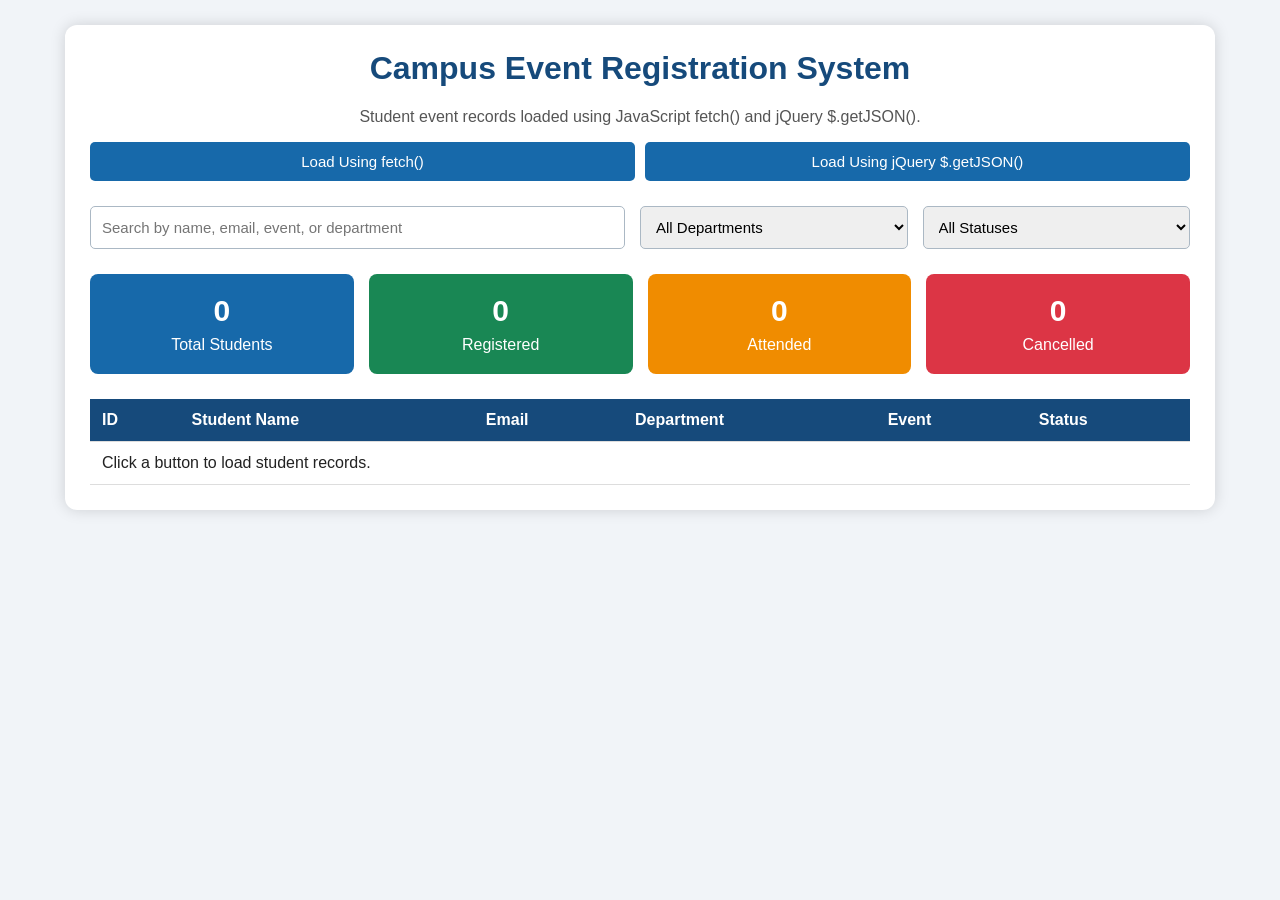
<file: CASE STUDY/Case Study 10/index.html>
<!DOCTYPE html>
<html lang="en">

<head>
    <meta charset="UTF-8">
    <meta name="viewport" content="width=device-width, initial-scale=1.0">
    <title>Campus Event Registration System</title>

    <!-- jQuery CDN -->
    <script src="https://code.jquery.com/jquery-3.7.1.min.js"></script>

    <style>
        * {
            box-sizing: border-box;
        }

        body {
            margin: 0;
            padding: 25px;
            font-family: Arial, sans-serif;
            background: #f1f4f8;
            color: #222;
        }

        .container {
            max-width: 1150px;
            margin: auto;
            background: white;
            padding: 25px;
            border-radius: 12px;
            box-shadow: 0 0 15px rgba(0, 0, 0, 0.15);
        }

        h1 {
            text-align: center;
            color: #164a7b;
            margin-top: 0;
        }

        .description {
            text-align: center;
            color: #555;
        }

        .controls {
            display: grid;
            grid-template-columns: 2fr 1fr 1fr;
            gap: 15px;
            margin: 25px 0;
        }

        input,
        select,
        button {
            width: 100%;
            padding: 11px;
            border: 1px solid #abb8c4;
            border-radius: 5px;
            font-size: 15px;
        }

        button {
            background: #1769aa;
            color: white;
            border: none;
            cursor: pointer;
        }

        button:hover {
            background: #0d4f82;
        }

        .button-group {
            display: flex;
            gap: 10px;
            margin-bottom: 25px;
        }

        .button-group button {
            flex: 1;
        }

        .kpi-container {
            display: grid;
            grid-template-columns: repeat(4, 1fr);
            gap: 15px;
            margin-bottom: 25px;
        }

        .kpi-card {
            padding: 20px;
            text-align: center;
            border-radius: 8px;
            color: white;
            background: #1769aa;
        }

        .kpi-card:nth-child(2) {
            background: #198754;
        }

        .kpi-card:nth-child(3) {
            background: #f08c00;
        }

        .kpi-card:nth-child(4) {
            background: #dc3545;
        }

        .kpi-card h2 {
            margin: 0;
            font-size: 30px;
        }

        .kpi-card p {
            margin: 8px 0 0;
        }

        .table-wrapper {
            overflow-x: auto;
        }

        table {
            width: 100%;
            border-collapse: collapse;
            min-width: 800px;
        }

        th,
        td {
            padding: 12px;
            text-align: left;
            border-bottom: 1px solid #ddd;
        }

        th {
            background: #164a7b;
            color: white;
        }

        tr:hover {
            background: #f0f6fc;
        }

        .status {
            padding: 5px 9px;
            border-radius: 15px;
            font-size: 13px;
            font-weight: bold;
        }

        .registered {
            color: #075e26;
            background: #d1f3dc;
        }

        .attended {
            color: #064b80;
            background: #cfe8ff;
        }

        .cancelled {
            color: #842029;
            background: #f8d7da;
        }

        #message {
            text-align: center;
            margin: 15px 0;
            font-weight: bold;
        }

        .error {
            color: red;
        }

        .success {
            color: green;
        }

        @media (max-width: 800px) {
            .controls {
                grid-template-columns: 1fr;
            }

            .kpi-container {
                grid-template-columns: repeat(2, 1fr);
            }
        }

        @media (max-width: 500px) {
            body {
                padding: 10px;
            }

            .container {
                padding: 15px;
            }

            .kpi-container {
                grid-template-columns: 1fr;
            }

            .button-group {
                flex-direction: column;
            }
        }
    </style>
</head>

<body>

    <main class="container">
        <h1>Campus Event Registration System</h1>

        <p class="description">
            Student event records loaded using JavaScript fetch() and jQuery $.getJSON().
        </p>

        <div class="button-group">
            <button id="fetchButton">
                Load Using fetch()
            </button>

            <button id="jqueryButton">
                Load Using jQuery $.getJSON()
            </button>
        </div>

        <div class="controls">
            <input type="search" id="searchInput" placeholder="Search by name, email, event, or department">

            <select id="departmentFilter">
                <option value="all">All Departments</option>
            </select>

            <select id="statusFilter">
                <option value="all">All Statuses</option>
                <option value="Registered">Registered</option>
                <option value="Attended">Attended</option>
                <option value="Cancelled">Cancelled</option>
            </select>
        </div>

        <div class="kpi-container">
            <div class="kpi-card">
                <h2 id="totalCount">0</h2>
                <p>Total Students</p>
            </div>

            <div class="kpi-card">
                <h2 id="registeredCount">0</h2>
                <p>Registered</p>
            </div>

            <div class="kpi-card">
                <h2 id="attendedCount">0</h2>
                <p>Attended</p>
            </div>

            <div class="kpi-card">
                <h2 id="cancelledCount">0</h2>
                <p>Cancelled</p>
            </div>
        </div>

        <p id="message"></p>

        <div class="table-wrapper">
            <table>
                <thead>
                    <tr>
                        <th>ID</th>
                        <th>Student Name</th>
                        <th>Email</th>
                        <th>Department</th>
                        <th>Event</th>
                        <th>Status</th>
                    </tr>
                </thead>

                <tbody id="studentTableBody">
                    <tr>
                        <td colspan="6">Click a button to load student records.</td>
                    </tr>
                </tbody>
            </table>
        </div>
    </main>

    <script>
        let studentRecords = [];

        const tableBody = document.getElementById("studentTableBody");
        const searchInput = document.getElementById("searchInput");
        const departmentFilter = document.getElementById("departmentFilter");
        const statusFilter = document.getElementById("statusFilter");
        const message = document.getElementById("message");

        function displayMessage(text, className) {
            message.textContent = text;
            message.className = className;
        }

        function populateDepartmentFilter(records) {
            const departments = [
                ...new Set(records.map(student => student.department))
            ];

            departmentFilter.innerHTML =
                '<option value="all">All Departments</option>';

            departments.forEach(department => {
                const option = document.createElement("option");
                option.value = department;
                option.textContent = department;
                departmentFilter.appendChild(option);
            });
        }

        function renderTable(records) {
            tableBody.innerHTML = "";

            if (records.length === 0) {
                tableBody.innerHTML = `
                    <tr>
                        <td colspan="6">No matching records found.</td>
                    </tr>
                `;

                updateKPI([]);
                return;
            }

            records.forEach(student => {
                const row = document.createElement("tr");

                const statusClass = student.status.toLowerCase();

                row.innerHTML = `
                    <td>${student.id}</td>
                    <td>${student.name}</td>
                    <td>${student.email}</td>
                    <td>${student.department}</td>
                    <td>${student.event}</td>
                    <td>
                        <span class="status ${statusClass}">
                            ${student.status}
                        </span>
                    </td>
                `;

                tableBody.appendChild(row);
            });

            updateKPI(records);
        }

        function updateKPI(records) {
            document.getElementById("totalCount").textContent = records.length;

            document.getElementById("registeredCount").textContent =
                records.filter(student =>
                    student.status === "Registered"
                ).length;

            document.getElementById("attendedCount").textContent =
                records.filter(student =>
                    student.status === "Attended"
                ).length;

            document.getElementById("cancelledCount").textContent =
                records.filter(student =>
                    student.status === "Cancelled"
                ).length;
        }

        function filterRecords() {
            const searchText = searchInput.value.toLowerCase();
            const selectedDepartment = departmentFilter.value;
            const selectedStatus = statusFilter.value;

            const filteredRecords = studentRecords.filter(student => {
                const searchableText = `
                    ${student.name}
                    ${student.email}
                    ${student.department}
                    ${student.event}
                `.toLowerCase();

                const matchesSearch =
                    searchableText.includes(searchText);

                const matchesDepartment =
                    selectedDepartment === "all" ||
                    student.department === selectedDepartment;

                const matchesStatus =
                    selectedStatus === "all" ||
                    student.status === selectedStatus;

                return matchesSearch &&
                    matchesDepartment &&
                    matchesStatus;
            });

            renderTable(filteredRecords);
        }

        function processData(data, methodName) {
            studentRecords = data;

            populateDepartmentFilter(studentRecords);
            renderTable(studentRecords);

            displayMessage(
                `Data successfully loaded using ${methodName}.`,
                "success"
            );
        }

        // Native JavaScript fetch() API
        document.getElementById("fetchButton").addEventListener("click", function () {
            fetch("students.json")
                .then(response => {
                    if (!response.ok) {
                        throw new Error("Unable to load students.json");
                    }

                    return response.json();
                })
                .then(data => {
                    processData(data, "fetch()");
                })
                .catch(error => {
                    displayMessage(error.message, "error");
                });
        });

        // jQuery $.getJSON()
        document.getElementById("jqueryButton").addEventListener("click", function () {
            $.getJSON("students.json")
                .done(function (data) {
                    processData(data, "jQuery $.getJSON()");
                })
                .fail(function () {
                    displayMessage(
                        "Unable to load students.json using jQuery.",
                        "error"
                    );
                });
        });

        // Live search and filtering
        searchInput.addEventListener("input", filterRecords);
        departmentFilter.addEventListener("change", filterRecords);
        statusFilter.addEventListener("change", filterRecords);
    </script>

</body>

</html>
</file>
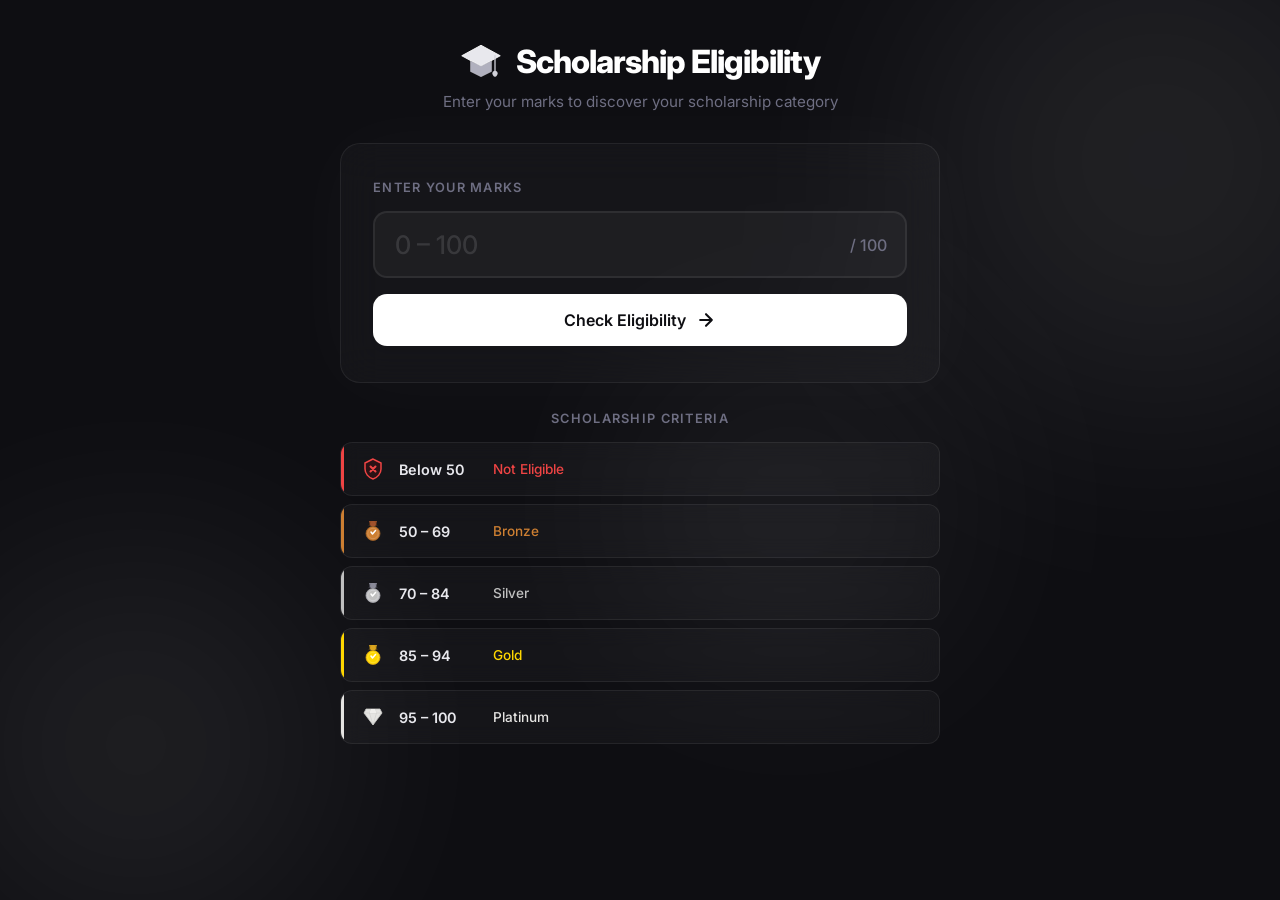
<file: CASE STUDY/CASE STUDY 3/index.html>
<!DOCTYPE html>
<html lang="en">
<head>
    <meta charset="UTF-8">
    <meta name="viewport" content="width=device-width, initial-scale=1.0">
    <meta name="description" content="Scholarship Eligibility Checker - Enter your marks to find your scholarship category">
    <title>Scholarship Eligibility Checker</title>
    <link rel="stylesheet" href="style.css">
    <link href="https://fonts.googleapis.com/css2?family=Inter:wght@400;500;600;700;800&display=swap" rel="stylesheet">
</head>
<body>
    <div class="background-orbs">
        <div class="orb orb-1"></div>
        <div class="orb orb-2"></div>
        <div class="orb orb-3"></div>
    </div>

    <div class="container">
        <header class="header">
            <div class="logo">
                <span class="logo-icon">
                    <!-- Graduation Cap -->
                    <svg viewBox="0 0 48 48" fill="none" xmlns="http://www.w3.org/2000/svg">
                        <path d="M24 6L2 18L24 30L46 18L24 6Z" fill="#e8e8ed" stroke="#ffffff" stroke-width="1"/>
                        <path d="M12 24V36L24 42L36 36V24L24 30L12 24Z" fill="#b0b0be" stroke="#d0d0d8" stroke-width="0.5"/>
                        <line x1="40" y1="18" x2="40" y2="38" stroke="#d0d0d8" stroke-width="1.5" stroke-linecap="round"/>
                        <path d="M37 38C37 36.3 38.3 35 40 35C41.7 35 43 36.3 43 38C43 39.7 41.7 42 40 42C38.3 42 37 39.7 37 38Z" fill="#d0d0d8"/>
                    </svg>
                </span>
                <h1>Scholarship Eligibility</h1>
            </div>
            <p class="subtitle">Enter your marks to discover your scholarship category</p>
        </header>

        <main class="main-card" id="mainCard">
            <div class="input-section">
                <label for="marksInput" class="input-label">Enter Your Marks</label>
                <div class="input-wrapper">
                    <input 
                        type="number" 
                        id="marksInput" 
                        min="0" 
                        max="100" 
                        placeholder="0 – 100"
                        autocomplete="off"
                    >
                    <span class="input-suffix">/ 100</span>
                </div>
                <button id="checkBtn" onclick="checkScholarship()">
                    <span>Check Eligibility</span>
                    <svg width="20" height="20" viewBox="0 0 24 24" fill="none" stroke="currentColor" stroke-width="2.5" stroke-linecap="round" stroke-linejoin="round">
                        <path d="M5 12h14M12 5l7 7-7 7"/>
                    </svg>
                </button>
            </div>

            <div class="result-section" id="resultSection">
                <div class="result-card" id="resultCard">
                    <div class="result-icon" id="resultIcon"></div>
                    <h2 class="result-title" id="resultTitle"></h2>
                    <p class="result-marks" id="resultMarks"></p>
                    <p class="result-message" id="resultMessage"></p>
                </div>
            </div>
        </main>

        <section class="criteria-section">
            <h2 class="criteria-heading">Scholarship Criteria</h2>
            <div class="criteria-grid">
                <div class="criteria-item not-eligible">
                    <div class="criteria-bar"></div>
                    <div class="criteria-icon">
                        <!-- Shield with X -->
                        <svg viewBox="0 0 24 24" fill="none" xmlns="http://www.w3.org/2000/svg">
                            <path d="M12 2L4 6V12C4 16.42 7.4 20.56 12 22C16.6 20.56 20 16.42 20 12V6L12 2Z" fill="#2a1215" stroke="#ef4444" stroke-width="1.5"/>
                            <path d="M9.5 9.5L14.5 14.5M14.5 9.5L9.5 14.5" stroke="#ef4444" stroke-width="2" stroke-linecap="round"/>
                        </svg>
                    </div>
                    <div class="criteria-range">Below 50</div>
                    <div class="criteria-label">Not Eligible</div>
                </div>
                <div class="criteria-item bronze">
                    <div class="criteria-bar"></div>
                    <div class="criteria-icon">
                        <!-- Bronze Medal -->
                        <svg viewBox="0 0 24 24" fill="none" xmlns="http://www.w3.org/2000/svg">
                            <path d="M8 2H16L14.5 7H9.5L8 2Z" fill="#a0522d"/>
                            <path d="M10 2L8 7" stroke="#8b4513" stroke-width="0.5"/>
                            <path d="M14 2L16 7" stroke="#8b4513" stroke-width="0.5"/>
                            <circle cx="12" cy="14.5" r="7" fill="#cd7f32" stroke="#a0622a" stroke-width="0.8"/>
                            <circle cx="12" cy="14.5" r="5.2" fill="none" stroke="#daa06d" stroke-width="0.6"/>
                            <path d="M10 13L11.5 15L14.5 11.5" stroke="#fff" stroke-width="1.5" stroke-linecap="round" stroke-linejoin="round"/>
                        </svg>
                    </div>
                    <div class="criteria-range">50 – 69</div>
                    <div class="criteria-label">Bronze</div>
                </div>
                <div class="criteria-item silver">
                    <div class="criteria-bar"></div>
                    <div class="criteria-icon">
                        <!-- Silver Medal -->
                        <svg viewBox="0 0 24 24" fill="none" xmlns="http://www.w3.org/2000/svg">
                            <path d="M8 2H16L14.5 7H9.5L8 2Z" fill="#8a8a98"/>
                            <path d="M10 2L8 7" stroke="#707080" stroke-width="0.5"/>
                            <path d="M14 2L16 7" stroke="#707080" stroke-width="0.5"/>
                            <circle cx="12" cy="14.5" r="7" fill="#c0c0c0" stroke="#a8a8b0" stroke-width="0.8"/>
                            <circle cx="12" cy="14.5" r="5.2" fill="none" stroke="#d8d8e0" stroke-width="0.6"/>
                            <path d="M10 13L11.5 15L14.5 11.5" stroke="#fff" stroke-width="1.5" stroke-linecap="round" stroke-linejoin="round"/>
                        </svg>
                    </div>
                    <div class="criteria-range">70 – 84</div>
                    <div class="criteria-label">Silver</div>
                </div>
                <div class="criteria-item gold">
                    <div class="criteria-bar"></div>
                    <div class="criteria-icon">
                        <!-- Gold Medal -->
                        <svg viewBox="0 0 24 24" fill="none" xmlns="http://www.w3.org/2000/svg">
                            <path d="M8 2H16L14.5 7H9.5L8 2Z" fill="#daa520"/>
                            <path d="M10 2L8 7" stroke="#b8860b" stroke-width="0.5"/>
                            <path d="M14 2L16 7" stroke="#b8860b" stroke-width="0.5"/>
                            <circle cx="12" cy="14.5" r="7" fill="#ffd700" stroke="#daa520" stroke-width="0.8"/>
                            <circle cx="12" cy="14.5" r="5.2" fill="none" stroke="#ffe44d" stroke-width="0.6"/>
                            <path d="M10 13L11.5 15L14.5 11.5" stroke="#fff" stroke-width="1.5" stroke-linecap="round" stroke-linejoin="round"/>
                        </svg>
                    </div>
                    <div class="criteria-range">85 – 94</div>
                    <div class="criteria-label">Gold</div>
                </div>
                <div class="criteria-item platinum">
                    <div class="criteria-bar"></div>
                    <div class="criteria-icon">
                        <!-- Diamond/Trophy -->
                        <svg viewBox="0 0 24 24" fill="none" xmlns="http://www.w3.org/2000/svg">
                            <path d="M5 4H19L21 8L12 20L3 8L5 4Z" fill="#e5e4e2" stroke="#c8c8c6" stroke-width="0.8"/>
                            <path d="M3 8H21" stroke="#d0d0ce" stroke-width="0.6"/>
                            <path d="M12 20L8.5 8L10 4" stroke="#c8c8c6" stroke-width="0.5"/>
                            <path d="M12 20L15.5 8L14 4" stroke="#c8c8c6" stroke-width="0.5"/>
                            <path d="M8.5 8L10 4H14L15.5 8" fill="#f0efed" stroke="none"/>
                        </svg>
                    </div>
                    <div class="criteria-range">95 – 100</div>
                    <div class="criteria-label">Platinum</div>
                </div>
            </div>
        </section>
    </div>

    <script src="script.js"></script>
</body>
</html>
</file>
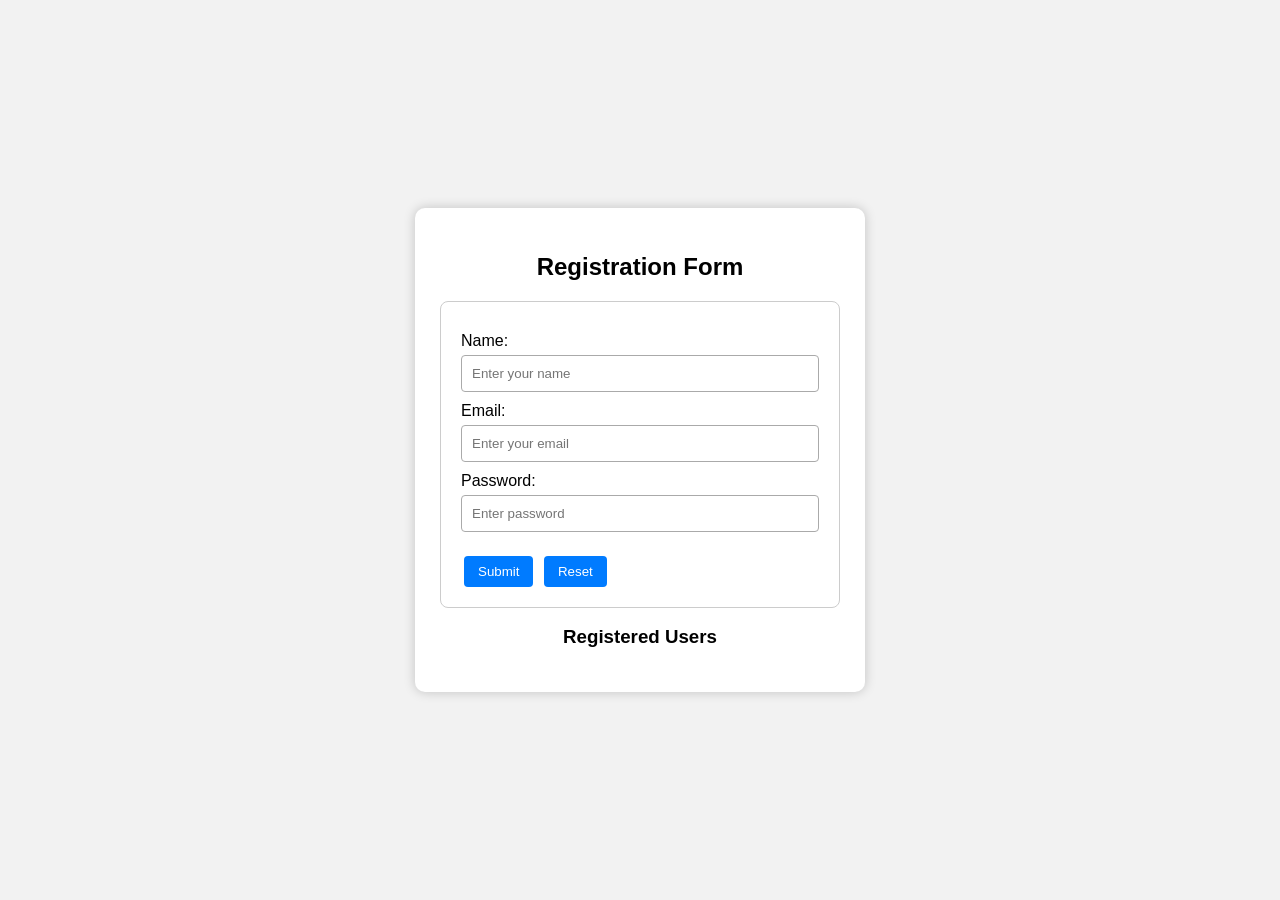
<file: CASE STUDY/Case Study 7/index.html>
<!DOCTYPE html>
<html lang="en">

<head>
    <meta charset="UTF-8">
    <meta name="viewport" content="width=device-width, initial-scale=1.0">
    <title>Registration Form</title>

    <style>
        * {
            box-sizing: border-box;
        }

        body {
            margin: 0;
            min-height: 100vh;
            display: flex;
            justify-content: center;
            align-items: center;
            font-family: Arial, sans-serif;
            background-color: #f2f2f2;
        }

        .container {
            width: 100%;
            max-width: 450px;
            padding: 25px;
            background-color: white;
            border-radius: 10px;
            box-shadow: 0 0 12px rgba(0, 0, 0, 0.2);
        }

        h2,
        h3 {
            text-align: center;
        }

        form {
            width: 100%;
            padding: 20px;
            border: 1px solid #ccc;
            border-radius: 8px;
        }

        label {
            display: block;
            margin-top: 10px;
        }

        input {
            width: 100%;
            padding: 10px;
            margin-top: 5px;
            border: 1px solid #aaa;
            border-radius: 4px;
        }

        button {
            padding: 8px 14px;
            margin: 10px 3px 0;
            border: none;
            border-radius: 4px;
            color: white;
            background-color: #007bff;
            cursor: pointer;
        }

        button:hover {
            background-color: #0056b3;
        }

        .error {
            color: red;
            font-size: 14px;
        }

        #userList {
            padding-left: 20px;
        }

        #userList button {
            padding: 4px 8px;
            margin-left: 8px;
            background-color: #dc3545;
        }

        #userList button:hover {
            background-color: #a71d2a;
        }
    </style>
</head>

<body>

    <div class="container">
        <h2>Registration Form</h2>

        <form id="registrationForm">
            <label for="name">Name:</label>
            <input type="text" id="name" placeholder="Enter your name">

            <label for="email">Email:</label>
            <input type="email" id="email" placeholder="Enter your email">

            <label for="password">Password:</label>
            <input type="password" id="password" placeholder="Enter password">

            <p id="errorMessage" class="error"></p>

            <button type="submit">Submit</button>
            <button type="reset">Reset</button>
        </form>

        <h3>Registered Users</h3>
        <ul id="userList"></ul>
    </div>

    <script>
        const form = document.getElementById("registrationForm");
        const nameInput = document.getElementById("name");
        const emailInput = document.getElementById("email");
        const passwordInput = document.getElementById("password");
        const errorMessage = document.getElementById("errorMessage");
        const userList = document.getElementById("userList");

        form.addEventListener("submit", function (event) {
            event.preventDefault();

            const name = nameInput.value.trim();
            const email = emailInput.value.trim();
            const password = passwordInput.value.trim();

            errorMessage.textContent = "";

            if (name === "") {
                errorMessage.textContent = "Name is required.";
                nameInput.focus();
                return;
            }

            if (!email.includes("@") || !email.includes(".")) {
                errorMessage.textContent = "Enter a valid email address.";
                emailInput.focus();
                return;
            }

            if (password.length < 6) {
                errorMessage.textContent =
                    "Password must contain at least 6 characters.";
                passwordInput.focus();
                return;
            }

            const listItem = document.createElement("li");
            listItem.textContent = `${name} - ${email}`;

            const deleteButton = document.createElement("button");
            deleteButton.textContent = "Delete";

            deleteButton.addEventListener("click", function () {
                listItem.remove();
            });

            listItem.appendChild(deleteButton);
            userList.appendChild(listItem);

            alert("Form submitted successfully!");

            form.reset();
        });

        form.addEventListener("reset", function () {
            errorMessage.textContent = "";
        });
    </script>

</body>

</html>
</file>
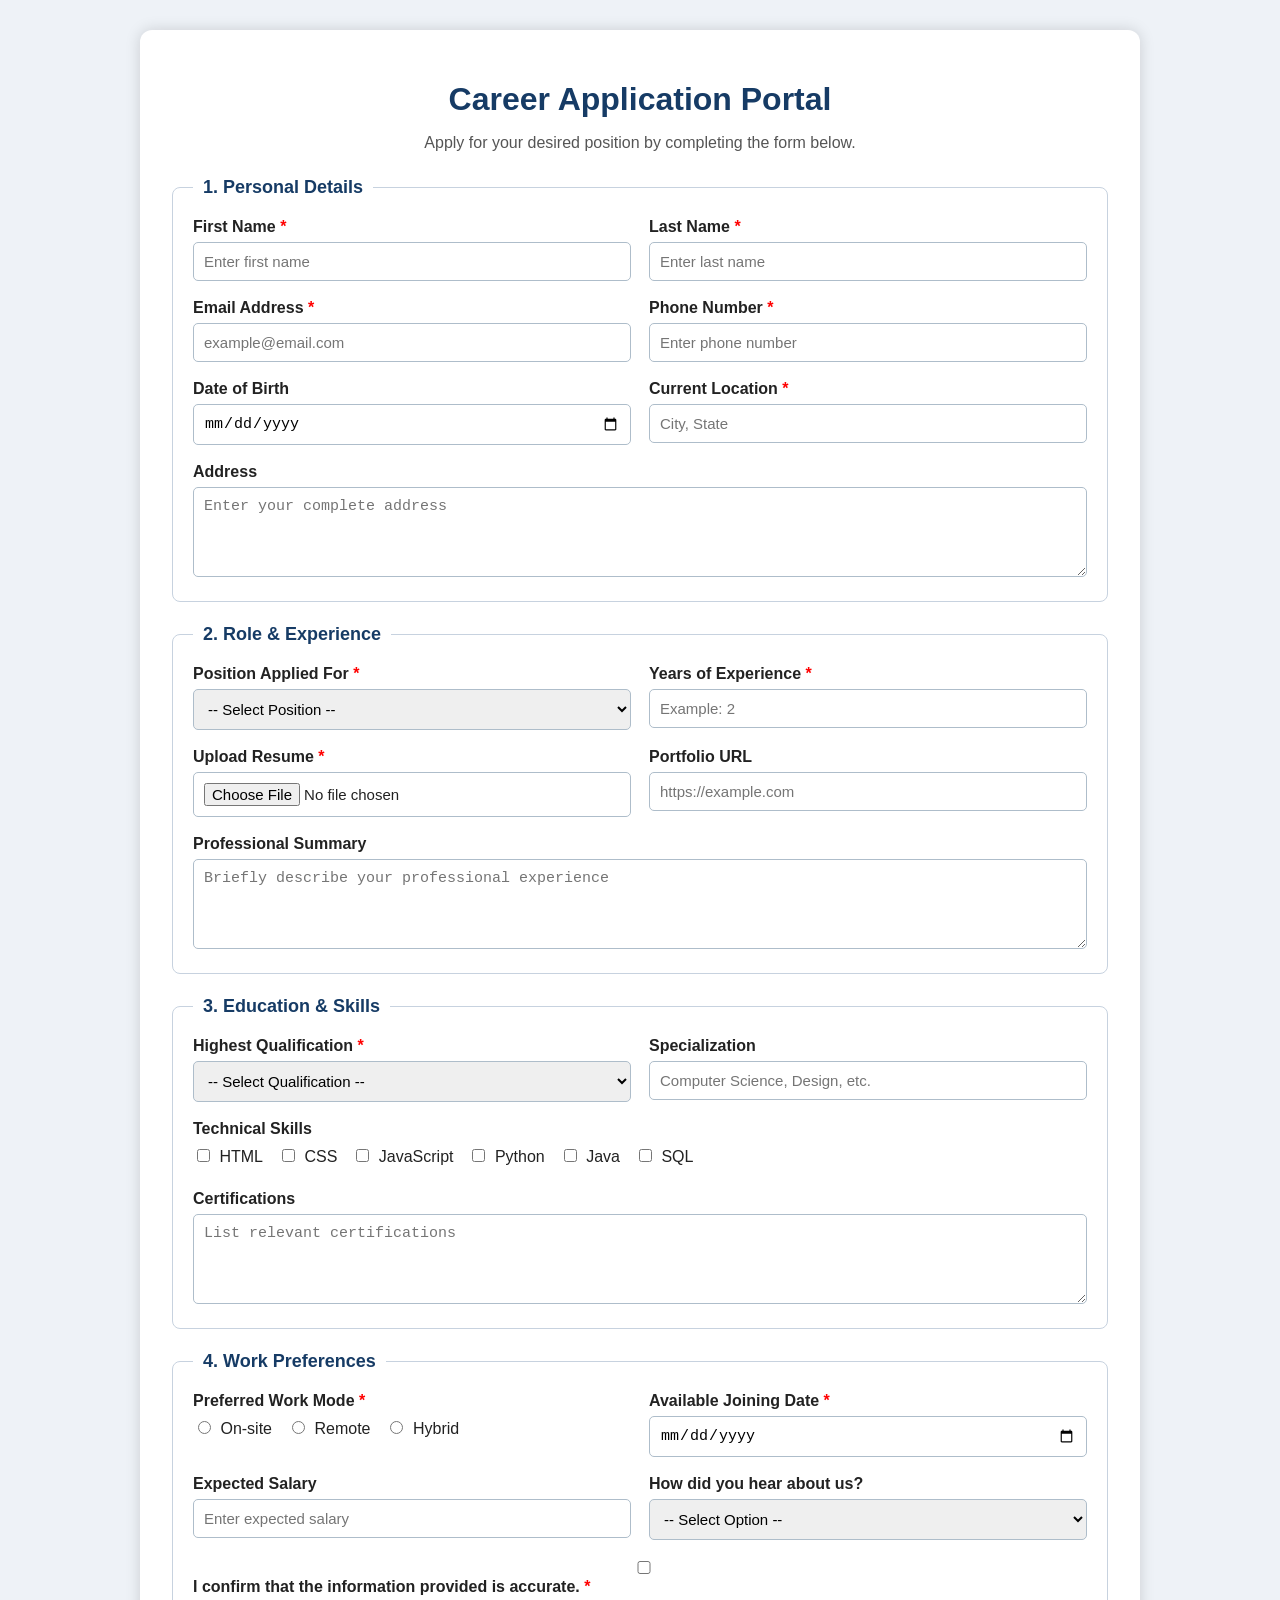
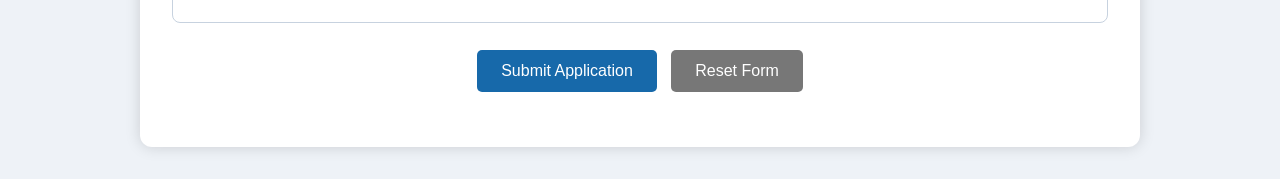
<file: CASE STUDY/Case Study 8/index.html>
<!DOCTYPE html>
<html lang="en">

<head>
    <meta charset="UTF-8">
    <meta name="viewport" content="width=device-width, initial-scale=1.0">
    <title>Job Application Portal</title>

    <style>
        * {
            box-sizing: border-box;
        }

        body {
            margin: 0;
            padding: 30px 15px;
            font-family: Arial, sans-serif;
            background: #eef2f7;
            color: #222;
        }

        .container {
            max-width: 1000px;
            margin: auto;
            background: white;
            padding: 30px;
            border-radius: 12px;
            box-shadow: 0 0 15px rgba(0, 0, 0, 0.15);
        }

        h1 {
            text-align: center;
            color: #163b65;
            margin-bottom: 8px;
        }

        .intro {
            text-align: center;
            color: #555;
            margin-bottom: 25px;
        }

        fieldset {
            border: 1px solid #c7d2df;
            border-radius: 8px;
            padding: 20px;
            margin-bottom: 22px;
        }

        legend {
            padding: 0 10px;
            font-weight: bold;
            color: #163b65;
            font-size: 18px;
        }

        .form-grid {
            display: grid;
            grid-template-columns: repeat(2, 1fr);
            gap: 18px;
        }

        .full-width {
            grid-column: 1 / -1;
        }

        label {
            display: block;
            font-weight: bold;
            margin-bottom: 6px;
        }

        input,
        select,
        textarea {
            width: 100%;
            padding: 10px;
            border: 1px solid #aebdca;
            border-radius: 5px;
            font-size: 15px;
        }

        input:focus,
        select:focus,
        textarea:focus {
            outline: 2px solid #4285f4;
            border-color: #4285f4;
        }

        textarea {
            resize: vertical;
            min-height: 90px;
        }

        .radio-group,
        .checkbox-group {
            display: flex;
            flex-wrap: wrap;
            gap: 15px;
            margin-top: 8px;
        }

        .radio-group label,
        .checkbox-group label {
            font-weight: normal;
        }

        .radio-group input,
        .checkbox-group input {
            width: auto;
            margin-right: 5px;
        }

        .required {
            color: red;
        }

        .buttons {
            text-align: center;
            margin-top: 20px;
        }

        button {
            padding: 12px 24px;
            border: none;
            border-radius: 5px;
            font-size: 16px;
            cursor: pointer;
            margin: 5px;
        }

        .submit-btn {
            background: #1769aa;
            color: white;
        }

        .submit-btn:hover {
            background: #0d4f82;
        }

        .reset-btn {
            background: #777;
            color: white;
        }

        .reset-btn:hover {
            background: #555;
        }

        #message {
            text-align: center;
            font-weight: bold;
            margin-top: 20px;
        }

        .success {
            color: green;
        }

        .error {
            color: red;
        }

        @media (max-width: 700px) {
            .form-grid {
                grid-template-columns: 1fr;
            }

            .full-width {
                grid-column: auto;
            }

            .container {
                padding: 20px;
            }
        }
    </style>
</head>

<body>

    <main class="container">
        <header>
            <h1>Career Application Portal</h1>
            <p class="intro">
                Apply for your desired position by completing the form below.
            </p>
        </header>

        <form id="jobApplicationForm">

            <!-- Personal Details -->
            <fieldset>
                <legend>1. Personal Details</legend>

                <div class="form-grid">
                    <div>
                        <label for="firstName">
                            First Name <span class="required">*</span>
                        </label>
                        <input type="text" id="firstName" name="firstName" placeholder="Enter first name" required
                            minlength="2">
                    </div>

                    <div>
                        <label for="lastName">
                            Last Name <span class="required">*</span>
                        </label>
                        <input type="text" id="lastName" name="lastName" placeholder="Enter last name" required
                            minlength="2">
                    </div>

                    <div>
                        <label for="email">
                            Email Address <span class="required">*</span>
                        </label>
                        <input type="email" id="email" name="email" placeholder="example@email.com" required>
                    </div>

                    <div>
                        <label for="phone">
                            Phone Number <span class="required">*</span>
                        </label>
                        <input type="tel" id="phone" name="phone" placeholder="Enter phone number" pattern="[0-9]{10}"
                            title="Enter a 10-digit phone number" required>
                    </div>

                    <div>
                        <label for="dateOfBirth">Date of Birth</label>
                        <input type="date" id="dateOfBirth" name="dateOfBirth">
                    </div>

                    <div>
                        <label for="location">
                            Current Location <span class="required">*</span>
                        </label>
                        <input type="text" id="location" name="location" placeholder="City, State" required>
                    </div>

                    <div class="full-width">
                        <label for="address">Address</label>
                        <textarea id="address" name="address" placeholder="Enter your complete address"></textarea>
                    </div>
                </div>
            </fieldset>

            <!-- Role and Experience -->
            <fieldset>
                <legend>2. Role &amp; Experience</legend>

                <div class="form-grid">
                    <div>
                        <label for="position">
                            Position Applied For <span class="required">*</span>
                        </label>
                        <select id="position" name="position" required>
                            <option value="">-- Select Position --</option>
                            <option value="frontend">Frontend Developer</option>
                            <option value="backend">Backend Developer</option>
                            <option value="fullstack">Full Stack Developer</option>
                            <option value="designer">UI/UX Designer</option>
                            <option value="tester">Software Tester</option>
                            <option value="analyst">Data Analyst</option>
                        </select>
                    </div>

                    <div>
                        <label for="experience">
                            Years of Experience <span class="required">*</span>
                        </label>
                        <input type="number" id="experience" name="experience" min="0" max="50" placeholder="Example: 2"
                            required>
                    </div>

                    <div>
                        <label for="resume">
                            Upload Resume <span class="required">*</span>
                        </label>
                        <input type="file" id="resume" name="resume" accept=".pdf,.doc,.docx" required>
                    </div>

                    <div>
                        <label for="portfolio">Portfolio URL</label>
                        <input type="url" id="portfolio" name="portfolio" placeholder="https://example.com">
                    </div>

                    <div class="full-width">
                        <label for="summary">Professional Summary</label>
                        <textarea id="summary" name="summary" maxlength="500"
                            placeholder="Briefly describe your professional experience"></textarea>
                    </div>
                </div>
            </fieldset>

            <!-- Education and Skills -->
            <fieldset>
                <legend>3. Education &amp; Skills</legend>

                <div class="form-grid">
                    <div>
                        <label for="qualification">
                            Highest Qualification <span class="required">*</span>
                        </label>
                        <select id="qualification" name="qualification" required>
                            <option value="">-- Select Qualification --</option>
                            <option value="diploma">Diploma</option>
                            <option value="bachelor">Bachelor's Degree</option>
                            <option value="master">Master's Degree</option>
                            <option value="phd">Ph.D.</option>
                        </select>
                    </div>

                    <div>
                        <label for="specialization">Specialization</label>
                        <input type="text" id="specialization" name="specialization"
                            placeholder="Computer Science, Design, etc.">
                    </div>

                    <div class="full-width">
                        <label>Technical Skills</label>

                        <div class="checkbox-group">
                            <label>
                                <input type="checkbox" name="skills" value="html">
                                HTML
                            </label>

                            <label>
                                <input type="checkbox" name="skills" value="css">
                                CSS
                            </label>

                            <label>
                                <input type="checkbox" name="skills" value="javascript">
                                JavaScript
                            </label>

                            <label>
                                <input type="checkbox" name="skills" value="python">
                                Python
                            </label>

                            <label>
                                <input type="checkbox" name="skills" value="java">
                                Java
                            </label>

                            <label>
                                <input type="checkbox" name="skills" value="sql">
                                SQL
                            </label>
                        </div>
                    </div>

                    <div class="full-width">
                        <label for="certifications">Certifications</label>
                        <textarea id="certifications" name="certifications"
                            placeholder="List relevant certifications"></textarea>
                    </div>
                </div>
            </fieldset>

            <!-- Work Preferences -->
            <fieldset>
                <legend>4. Work Preferences</legend>

                <div class="form-grid">
                    <div>
                        <label>
                            Preferred Work Mode <span class="required">*</span>
                        </label>

                        <div class="radio-group">
                            <label>
                                <input type="radio" name="workMode" value="onsite" required>
                                On-site
                            </label>

                            <label>
                                <input type="radio" name="workMode" value="remote">
                                Remote
                            </label>

                            <label>
                                <input type="radio" name="workMode" value="hybrid">
                                Hybrid
                            </label>
                        </div>
                    </div>

                    <div>
                        <label for="joiningDate">
                            Available Joining Date <span class="required">*</span>
                        </label>
                        <input type="date" id="joiningDate" name="joiningDate" required>
                    </div>

                    <div>
                        <label for="salary">
                            Expected Salary
                        </label>
                        <input type="number" id="salary" name="salary" min="0" placeholder="Enter expected salary">
                    </div>

                    <div>
                        <label for="source">
                            How did you hear about us?
                        </label>
                        <select id="source" name="source">
                            <option value="">-- Select Option --</option>
                            <option value="website">Company Website</option>
                            <option value="jobportal">Job Portal</option>
                            <option value="socialmedia">Social Media</option>
                            <option value="referral">Employee Referral</option>
                        </select>
                    </div>

                    <div class="full-width">
                        <label>
                            <input type="checkbox" id="agreement" name="agreement" required>
                            I confirm that the information provided is accurate.
                            <span class="required">*</span>
                        </label>
                    </div>
                </div>
            </fieldset>

            <div class="buttons">
                <button type="submit" class="submit-btn">
                    Submit Application
                </button>

                <button type="reset" class="reset-btn">
                    Reset Form
                </button>
            </div>

            <p id="message" aria-live="polite"></p>
        </form>
    </main>

    <script>
        const form = document.getElementById("jobApplicationForm");
        const message = document.getElementById("message");

        form.addEventListener("submit", function (event) {
            event.preventDefault();

            message.textContent = "";
            message.className = "";

            if (!form.checkValidity()) {
                form.reportValidity();
                message.textContent =
                    "Please complete all required fields correctly.";
                message.className = "error";
                return;
            }

            const firstName = document.getElementById("firstName").value;
            const lastName = document.getElementById("lastName").value;
            const position = document.getElementById("position").value;

            message.textContent =
                `Thank you, ${firstName} ${lastName}. Your application for the ${position} position has been submitted successfully.`;

            message.className = "success";

            form.reset();
        });

        form.addEventListener("reset", function () {
            message.textContent = "";
            message.className = "";
        });
    </script>

</body>

</html>
</file>
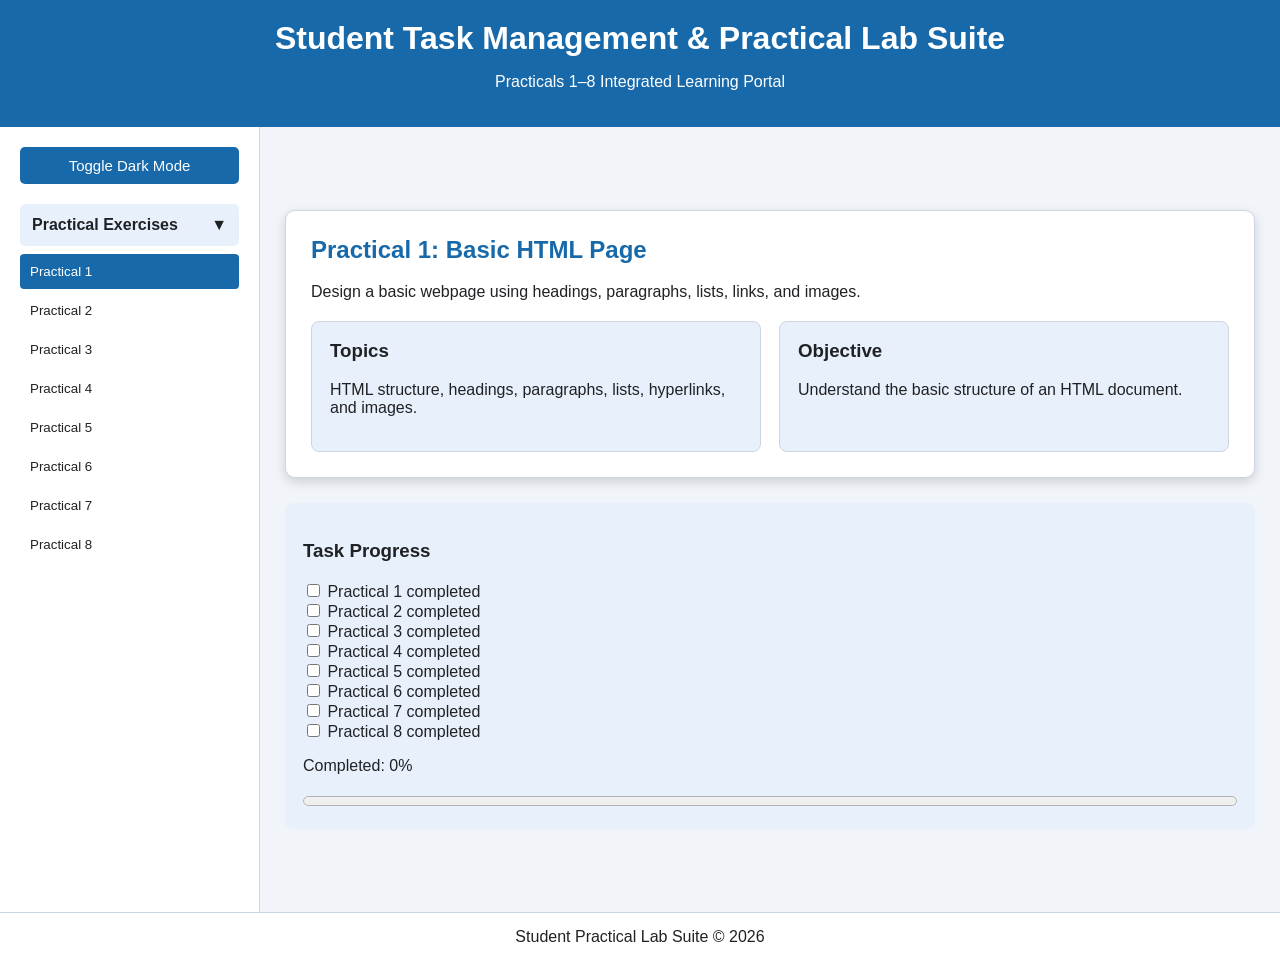
<file: CASE STUDY/Case Study 9/index.html>
<!DOCTYPE html>
<html lang="en">

<head>
    <meta charset="UTF-8">
    <meta name="viewport" content="width=device-width, initial-scale=1.0">
    <title>Student Practical Lab Suite</title>

    <style>
        :root {
            --bg: #f1f4f8;
            --card: #ffffff;
            --text: #202124;
            --primary: #1769aa;
            --secondary: #e8f1fb;
            --border: #ccd6e0;
            --shadow: rgba(0, 0, 0, 0.15);
        }

        [data-theme="dark"] {
            --bg: #161b22;
            --card: #21262d;
            --text: #f0f6fc;
            --primary: #58a6ff;
            --secondary: #30363d;
            --border: #444c56;
            --shadow: rgba(0, 0, 0, 0.5);
        }

        * {
            box-sizing: border-box;
        }

        body {
            margin: 0;
            font-family: Arial, sans-serif;
            background: var(--bg);
            color: var(--text);
            transition: 0.3s;
        }

        header {
            background: var(--primary);
            color: white;
            padding: 20px;
            text-align: center;
        }

        header h1 {
            margin: 0 0 8px;
        }

        .layout {
            display: flex;
            min-height: calc(100vh - 115px);
        }

        aside {
            width: 260px;
            background: var(--card);
            border-right: 1px solid var(--border);
            padding: 20px;
        }

        main {
            flex: 1;
            padding: 25px;
            max-width: 1100px;
            margin: auto;
            width: 100%;
        }

        .theme-button {
            width: 100%;
            padding: 10px;
            margin-bottom: 20px;
            border: none;
            border-radius: 5px;
            color: white;
            background: var(--primary);
            cursor: pointer;
            font-size: 15px;
        }

        .theme-button:hover,
        .tab-button:hover {
            opacity: 0.85;
        }

        .menu-title {
            display: flex;
            justify-content: space-between;
            align-items: center;
            padding: 12px;
            background: var(--secondary);
            border-radius: 5px;
            cursor: pointer;
            font-weight: bold;
        }

        .menu-list {
            list-style: none;
            padding: 0;
            margin: 8px 0 20px;
        }

        .menu-list li {
            margin: 4px 0;
        }

        .tab-button {
            width: 100%;
            padding: 10px;
            text-align: left;
            border: none;
            border-radius: 4px;
            background: transparent;
            color: var(--text);
            cursor: pointer;
        }

        .tab-button.active {
            background: var(--primary);
            color: white;
        }

        .content {
            display: none;
            background: var(--card);
            border: 1px solid var(--border);
            border-radius: 10px;
            padding: 25px;
            box-shadow: 0 4px 12px var(--shadow);
        }

        .content.active {
            display: block;
        }

        .content h2 {
            color: var(--primary);
            margin-top: 0;
        }

        .info-grid {
            display: grid;
            grid-template-columns: repeat(2, 1fr);
            gap: 18px;
            margin-top: 20px;
        }

        .info-card {
            padding: 18px;
            border: 1px solid var(--border);
            border-radius: 8px;
            background: var(--secondary);
        }

        .info-card h3 {
            margin-top: 0;
        }

        .task-list {
            padding-left: 20px;
            line-height: 1.8;
        }

        .task-list input {
            margin-right: 8px;
            accent-color: var(--primary);
        }

        .progress-box {
            margin-top: 25px;
            padding: 18px;
            border-radius: 8px;
            background: var(--secondary);
        }

        progress {
            width: 100%;
            height: 20px;
        }

        footer {
            text-align: center;
            padding: 15px;
            background: var(--card);
            border-top: 1px solid var(--border);
        }

        @media (max-width: 750px) {
            .layout {
                display: block;
            }

            aside {
                width: 100%;
                border-right: none;
                border-bottom: 1px solid var(--border);
            }

            .info-grid {
                grid-template-columns: 1fr;
            }

            main {
                padding: 15px;
            }
        }
    </style>
</head>

<body>

    <header>
        <h1>Student Task Management &amp; Practical Lab Suite</h1>
        <p>Practicals 1–8 Integrated Learning Portal</p>
    </header>

    <div class="layout">

        <aside>
            <button id="themeButton" class="theme-button">
                Toggle Dark Mode
            </button>

            <div class="menu-title" id="menuTitle">
                Practical Exercises
                <span id="arrow">▼</span>
            </div>

            <ul class="menu-list" id="menuList">
                <li>
                    <button class="tab-button active" data-tab="practical1">
                        Practical 1
                    </button>
                </li>
                <li>
                    <button class="tab-button" data-tab="practical2">
                        Practical 2
                    </button>
                </li>
                <li>
                    <button class="tab-button" data-tab="practical3">
                        Practical 3
                    </button>
                </li>
                <li>
                    <button class="tab-button" data-tab="practical4">
                        Practical 4
                    </button>
                </li>
                <li>
                    <button class="tab-button" data-tab="practical5">
                        Practical 5
                    </button>
                </li>
                <li>
                    <button class="tab-button" data-tab="practical6">
                        Practical 6
                    </button>
                </li>
                <li>
                    <button class="tab-button" data-tab="practical7">
                        Practical 7
                    </button>
                </li>
                <li>
                    <button class="tab-button" data-tab="practical8">
                        Practical 8
                    </button>
                </li>
            </ul>
        </aside>

        <main>

            <section id="practical1" class="content active">
                <h2>Practical 1: Basic HTML Page</h2>
                <p>Design a basic webpage using headings, paragraphs, lists, links, and images.</p>

                <div class="info-grid">
                    <div class="info-card">
                        <h3>Topics</h3>
                        <p>HTML structure, headings, paragraphs, lists, hyperlinks, and images.</p>
                    </div>

                    <div class="info-card">
                        <h3>Objective</h3>
                        <p>Understand the basic structure of an HTML document.</p>
                    </div>
                </div>
            </section>

            <section id="practical2" class="content">
                <h2>Practical 2: HTML Tables and Forms</h2>
                <p>Create tables and forms using semantic HTML elements.</p>

                <div class="info-grid">
                    <div class="info-card">
                        <h3>Topics</h3>
                        <p>Tables, labels, input fields, select menus, and buttons.</p>
                    </div>

                    <div class="info-card">
                        <h3>Objective</h3>
                        <p>Build structured forms for collecting user information.</p>
                    </div>
                </div>
            </section>

            <section id="practical3" class="content">
                <h2>Practical 3: CSS Styling</h2>
                <p>Apply colors, fonts, spacing, borders, and backgrounds using CSS.</p>

                <div class="info-grid">
                    <div class="info-card">
                        <h3>Topics</h3>
                        <p>Selectors, properties, box model, colors, and typography.</p>
                    </div>

                    <div class="info-card">
                        <h3>Objective</h3>
                        <p>Improve the appearance and readability of web pages.</p>
                    </div>
                </div>
            </section>

            <section id="practical4" class="content">
                <h2>Practical 4: Responsive Web Design</h2>
                <p>Design layouts that work on desktop, tablet, and mobile screens.</p>

                <div class="info-grid">
                    <div class="info-card">
                        <h3>Topics</h3>
                        <p>Media queries, flexible layouts, responsive units, and mobile design.</p>
                    </div>

                    <div class="info-card">
                        <h3>Objective</h3>
                        <p>Create websites that adapt to different screen sizes.</p>
                    </div>
                </div>
            </section>

            <section id="practical5" class="content">
                <h2>Practical 5: JavaScript Basics</h2>
                <p>Use variables, functions, operators, conditions, and loops in JavaScript.</p>

                <div class="info-grid">
                    <div class="info-card">
                        <h3>Topics</h3>
                        <p>Variables, data types, functions, conditional statements, and loops.</p>
                    </div>

                    <div class="info-card">
                        <h3>Objective</h3>
                        <p>Develop basic programming logic using JavaScript.</p>
                    </div>
                </div>
            </section>

            <section id="practical6" class="content">
                <h2>Practical 6: Event Handling</h2>
                <p>Handle user actions such as clicks, mouse events, and keyboard events.</p>

                <div class="info-grid">
                    <div class="info-card">
                        <h3>Topics</h3>
                        <p>click, submit, change, mouseover, keydown, and addEventListener().</p>
                    </div>

                    <div class="info-card">
                        <h3>Objective</h3>
                        <p>Make web pages interactive and responsive to user actions.</p>
                    </div>
                </div>
            </section>

            <section id="practical7" class="content">
                <h2>Practical 7: Form Validation and DOM Manipulation</h2>
                <p>Validate forms and dynamically create, update, and remove elements.</p>

                <div class="info-grid">
                    <div class="info-card">
                        <h3>Topics</h3>
                        <p>Form validation, DOM selection, createElement(), appendChild(), and remove().</p>
                    </div>

                    <div class="info-card">
                        <h3>Objective</h3>
                        <p>Process form data and modify webpage content dynamically.</p>
                    </div>
                </div>
            </section>

            <section id="practical8" class="content">
                <h2>Practical 8: Job Application Portal</h2>
                <p>Develop a multi-section job application form using HTML5, CSS Grid, and JavaScript.</p>

                <div class="info-grid">
                    <div class="info-card">
                        <h3>Sections</h3>
                        <p>Personal Details, Role and Experience, Education and Skills, and Work Preferences.</p>
                    </div>

                    <div class="info-card">
                        <h3>Objective</h3>
                        <p>Create an accessible, responsive, and validated career application portal.</p>
                    </div>
                </div>
            </section>

            <div class="progress-box">
                <h3>Task Progress</h3>

                <label>
                    <input type="checkbox" class="task-checkbox">
                    Practical 1 completed
                </label>
                <br>

                <label>
                    <input type="checkbox" class="task-checkbox">
                    Practical 2 completed
                </label>
                <br>

                <label>
                    <input type="checkbox" class="task-checkbox">
                    Practical 3 completed
                </label>
                <br>

                <label>
                    <input type="checkbox" class="task-checkbox">
                    Practical 4 completed
                </label>
                <br>

                <label>
                    <input type="checkbox" class="task-checkbox">
                    Practical 5 completed
                </label>
                <br>

                <label>
                    <input type="checkbox" class="task-checkbox">
                    Practical 6 completed
                </label>
                <br>

                <label>
                    <input type="checkbox" class="task-checkbox">
                    Practical 7 completed
                </label>
                <br>

                <label>
                    <input type="checkbox" class="task-checkbox">
                    Practical 8 completed
                </label>

                <p>
                    Completed:
                    <span id="progressText">0%</span>
                </p>

                <progress id="progressBar" value="0" max="100"></progress>
            </div>

        </main>
    </div>

    <footer>
        Student Practical Lab Suite &copy; 2026
    </footer>

    <script>
        const themeButton = document.getElementById("themeButton");
        const menuTitle = document.getElementById("menuTitle");
        const menuList = document.getElementById("menuList");
        const arrow = document.getElementById("arrow");
        const tabButtons = document.querySelectorAll(".tab-button");
        const contents = document.querySelectorAll(".content");
        const checkboxes = document.querySelectorAll(".task-checkbox");
        const progressBar = document.getElementById("progressBar");
        const progressText = document.getElementById("progressText");

        // Load saved theme from localStorage
        const savedTheme = localStorage.getItem("theme");

        if (savedTheme === "dark") {
            document.documentElement.setAttribute("data-theme", "dark");
            themeButton.textContent = "Switch to Light Mode";
        }

        // Theme switching
        themeButton.addEventListener("click", function () {
            const currentTheme =
                document.documentElement.getAttribute("data-theme");

            if (currentTheme === "dark") {
                document.documentElement.removeAttribute("data-theme");
                localStorage.setItem("theme", "light");
                themeButton.textContent = "Toggle Dark Mode";
            } else {
                document.documentElement.setAttribute("data-theme", "dark");
                localStorage.setItem("theme", "dark");
                themeButton.textContent = "Switch to Light Mode";
            }
        });

        // Collapsible menu
        menuTitle.addEventListener("click", function () {
            if (menuList.style.display === "none") {
                menuList.style.display = "block";
                arrow.textContent = "▼";
            } else {
                menuList.style.display = "none";
                arrow.textContent = "▶";
            }
        });

        // Tab navigation
        tabButtons.forEach(function (button) {
            button.addEventListener("click", function () {
                const selectedTab = button.getAttribute("data-tab");

                tabButtons.forEach(function (item) {
                    item.classList.remove("active");
                });

                contents.forEach(function (content) {
                    content.classList.remove("active");
                });

                button.classList.add("active");
                document.getElementById(selectedTab).classList.add("active");
            });
        });

        // Save and update task progress
        function updateProgress() {
            let completedTasks = 0;

            checkboxes.forEach(function (checkbox) {
                if (checkbox.checked) {
                    completedTasks++;
                }
            });

            const percentage =
                Math.round((completedTasks / checkboxes.length) * 100);

            progressBar.value = percentage;
            progressText.textContent = percentage + "%";

            const taskStatus = [];

            checkboxes.forEach(function (checkbox) {
                taskStatus.push(checkbox.checked);
            });

            localStorage.setItem(
                "taskProgress",
                JSON.stringify(taskStatus)
            );
        }

        // Load saved task progress
        const savedProgress = localStorage.getItem("taskProgress");

        if (savedProgress) {
            const taskStatus = JSON.parse(savedProgress);

            checkboxes.forEach(function (checkbox, index) {
                checkbox.checked = taskStatus[index] || false;
            });
        }

        checkboxes.forEach(function (checkbox) {
            checkbox.addEventListener("change", updateProgress);
        });

        updateProgress();
    </script>

</body>

</html>
</file>
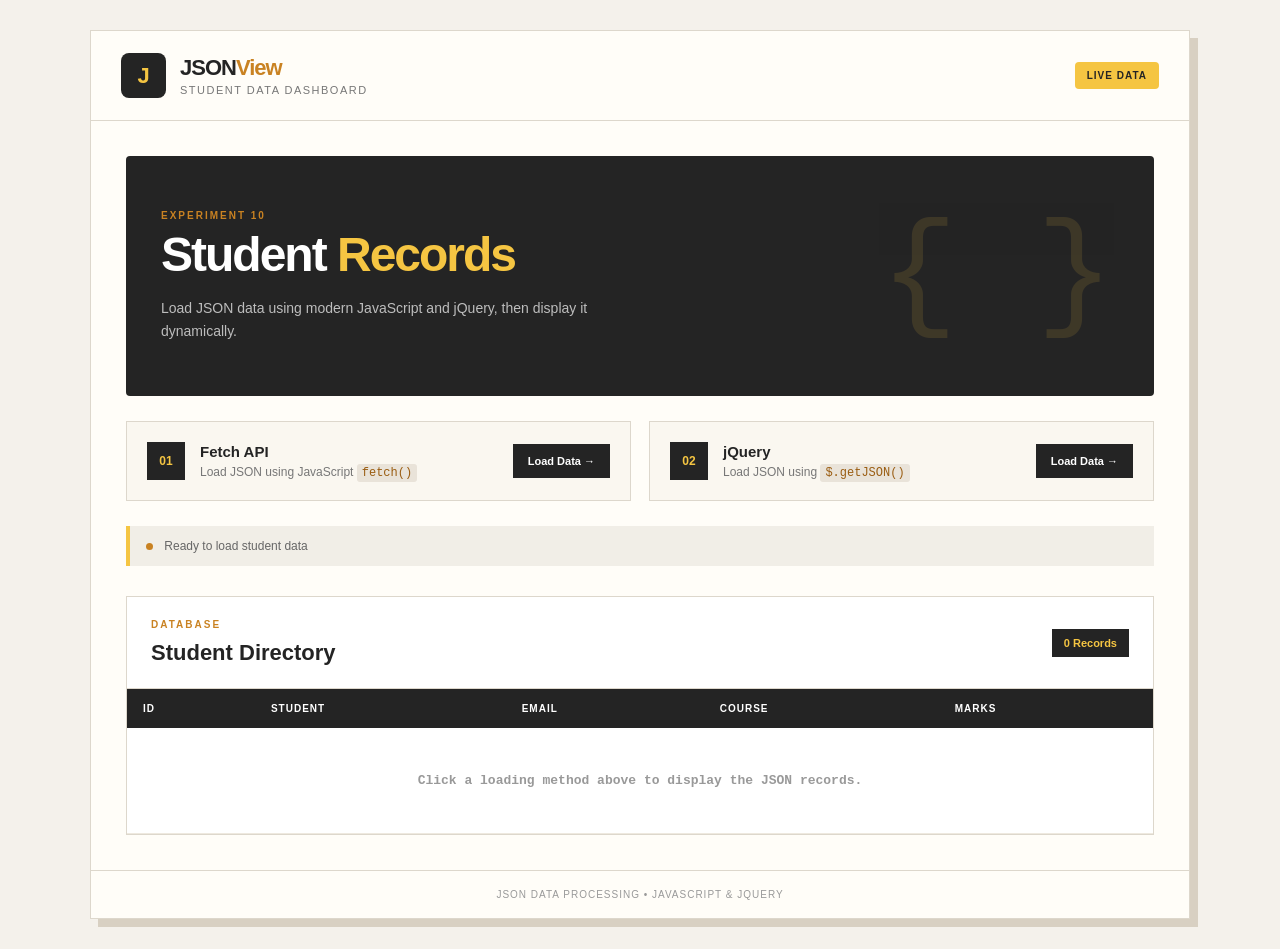
<file: Experiments/EXP 10/index.html>
<!DOCTYPE html>
<html lang="en">

<head>
    <meta charset="UTF-8">
    <meta name="viewport" content="width=device-width, initial-scale=1.0">

    <title>Student JSON Dashboard</title>

    <link rel="stylesheet" href="style.css">

    <script src="https://code.jquery.com/jquery-3.7.1.min.js"></script>
</head>

<body>

    <div class="page">

        <header>

            <div class="brand">
                <div class="brand-icon">J</div>

                <div>
                    <h1>JSON<span>View</span></h1>
                    <p>Student Data Dashboard</p>
                </div>
            </div>

            <div class="header-tag">
                LIVE DATA
            </div>

        </header>


        <main>

            <section class="hero">

                <div>
                    <p class="eyebrow">EXPERIMENT 10</p>

                    <h2>
                        Student
                        <span>Records</span>
                    </h2>

                    <p class="hero-text">
                        Load JSON data using modern JavaScript
                        and jQuery, then display it dynamically.
                    </p>
                </div>

                <div class="hero-symbol">
                    { }
                </div>

            </section>


            <section class="action-area">

                <div class="action-card">

                    <div class="action-number">01</div>

                    <div>
                        <h3>Fetch API</h3>

                        <p>
                            Load JSON using JavaScript
                            <code>fetch()</code>
                        </p>
                    </div>

                    <button onclick="loadUsingFetch()">
                        Load Data →
                    </button>

                </div>


                <div class="action-card">

                    <div class="action-number">02</div>

                    <div>
                        <h3>jQuery</h3>

                        <p>
                            Load JSON using
                            <code>$.getJSON()</code>
                        </p>
                    </div>

                    <button onclick="loadUsingJSON()">
                        Load Data →
                    </button>

                </div>

            </section>


            <div id="status">
                <span class="status-dot"></span>
                Ready to load student data
            </div>


            <section class="data-section">

                <div class="section-heading">

                    <div>
                        <p class="eyebrow">DATABASE</p>

                        <h2>Student Directory</h2>
                    </div>

                    <div class="record-count" id="recordCount">
                        0 Records
                    </div>

                </div>


                <div class="table-wrapper">

                    <table>

                        <thead>

                            <tr>
                                <th>ID</th>
                                <th>STUDENT</th>
                                <th>EMAIL</th>
                                <th>COURSE</th>
                                <th>MARKS</th>
                            </tr>

                        </thead>

                        <tbody id="dataTable">

                            <tr class="empty-row">

                                <td colspan="5">
                                    Click a loading method above
                                    to display the JSON records.
                                </td>

                            </tr>

                        </tbody>

                    </table>

                </div>

            </section>

        </main>


        <footer>
            JSON Data Processing • JavaScript & jQuery
        </footer>

    </div>


    <script src="script.js"></script>

</body>

</html>
</file>
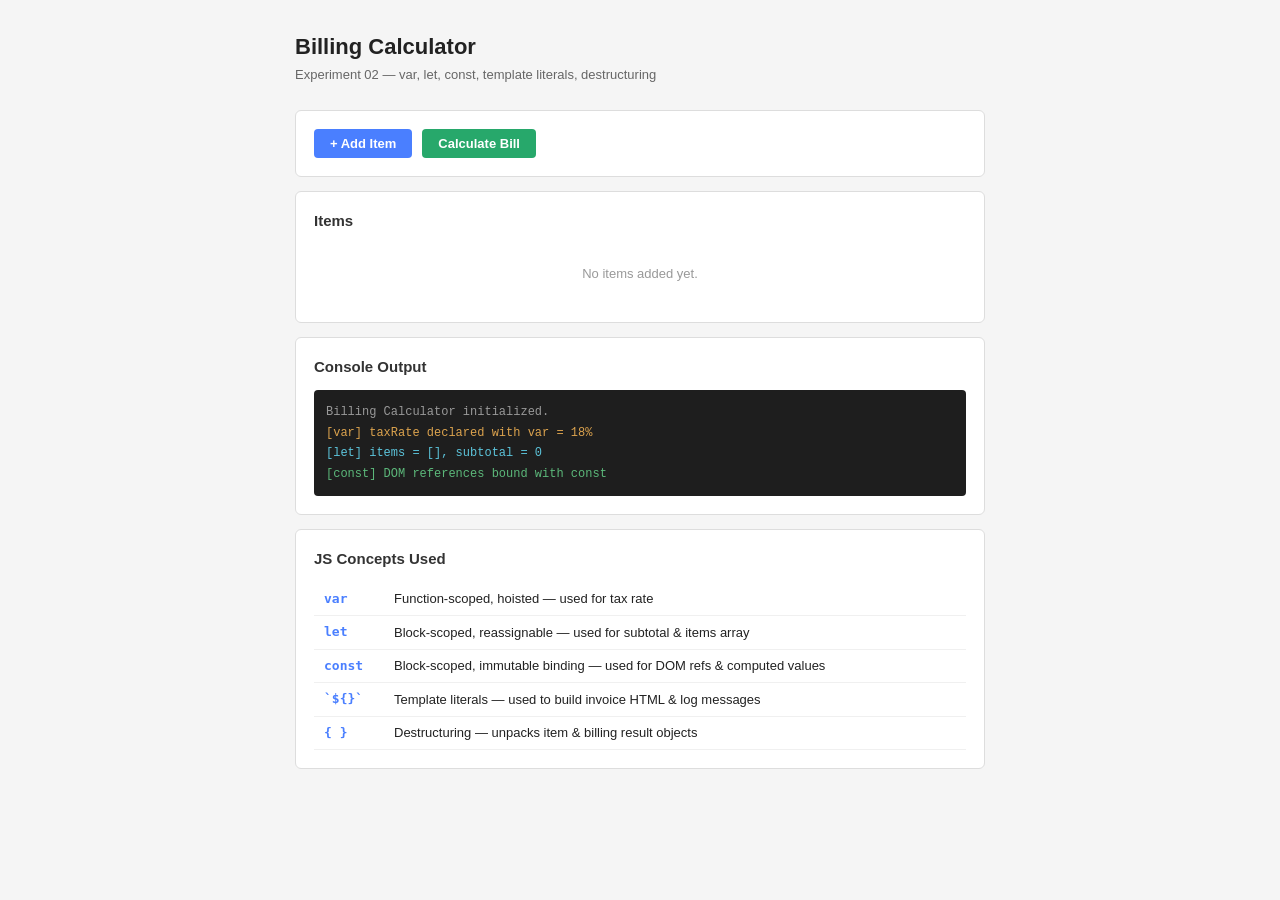
<file: Experiments/EXP 2/index.html>
<!DOCTYPE html>
<html lang="en">
<head>
  <meta charset="UTF-8" />
  <meta name="viewport" content="width=device-width, initial-scale=1.0" />
  <meta name="description" content="Billing Calculator using var, let, const, template literals, and destructuring." />
  <title>Billing Calculator</title>
  <link rel="stylesheet" href="style.css" />
</head>
<body>

  <div class="container">
    <h1>Billing Calculator</h1>
    <p class="tagline">Experiment 02 — var, let, const, template literals, destructuring</p>

    <!-- Buttons -->
    <div class="section">
      <div class="btn-row">
        <button id="btn-add" class="btn">+ Add Item</button>
        <button id="btn-calculate" class="btn btn--green">Calculate Bill</button>
      </div>
    </div>

    <!-- Items List -->
    <div class="section">
      <h2>Items</h2>
      <table id="items-table">
        <thead>
          <tr>
            <th>#</th>
            <th>Item</th>
            <th>Qty</th>
            <th>Price</th>
            <th>Total</th>
            <th></th>
          </tr>
        </thead>
        <tbody id="items-body"></tbody>
      </table>
      <p id="empty-msg" class="empty-msg">No items added yet.</p>
    </div>

    <!-- Invoice -->
    <div class="section" id="invoice-section" style="display:none;">
      <h2>Invoice Summary</h2>
      <div id="invoice-output"></div>
      <details id="code-details">
        <summary>View JS Concepts Used</summary>
        <pre id="code-block"></pre>
      </details>
    </div>

    <!-- Console -->
    <div class="section">
      <h2>Console Output</h2>
      <div id="console-log" class="console-log">
        <p class="log log--muted">// Logs appear here as you interact...</p>
      </div>
    </div>

    <!-- Concepts Reference -->
    <div class="section concepts-ref">
      <h2>JS Concepts Used</h2>
      <table class="concepts-table">
        <tr>
          <td><code>var</code></td>
          <td>Function-scoped, hoisted — used for tax rate</td>
        </tr>
        <tr>
          <td><code>let</code></td>
          <td>Block-scoped, reassignable — used for subtotal & items array</td>
        </tr>
        <tr>
          <td><code>const</code></td>
          <td>Block-scoped, immutable binding — used for DOM refs & computed values</td>
        </tr>
        <tr>
          <td><code>`${}`</code></td>
          <td>Template literals — used to build invoice HTML & log messages</td>
        </tr>
        <tr>
          <td><code>{ }</code></td>
          <td>Destructuring — unpacks item & billing result objects</td>
        </tr>
      </table>
    </div>
  </div>

  <script src="script.js"></script>
</body>
</html>
</file>
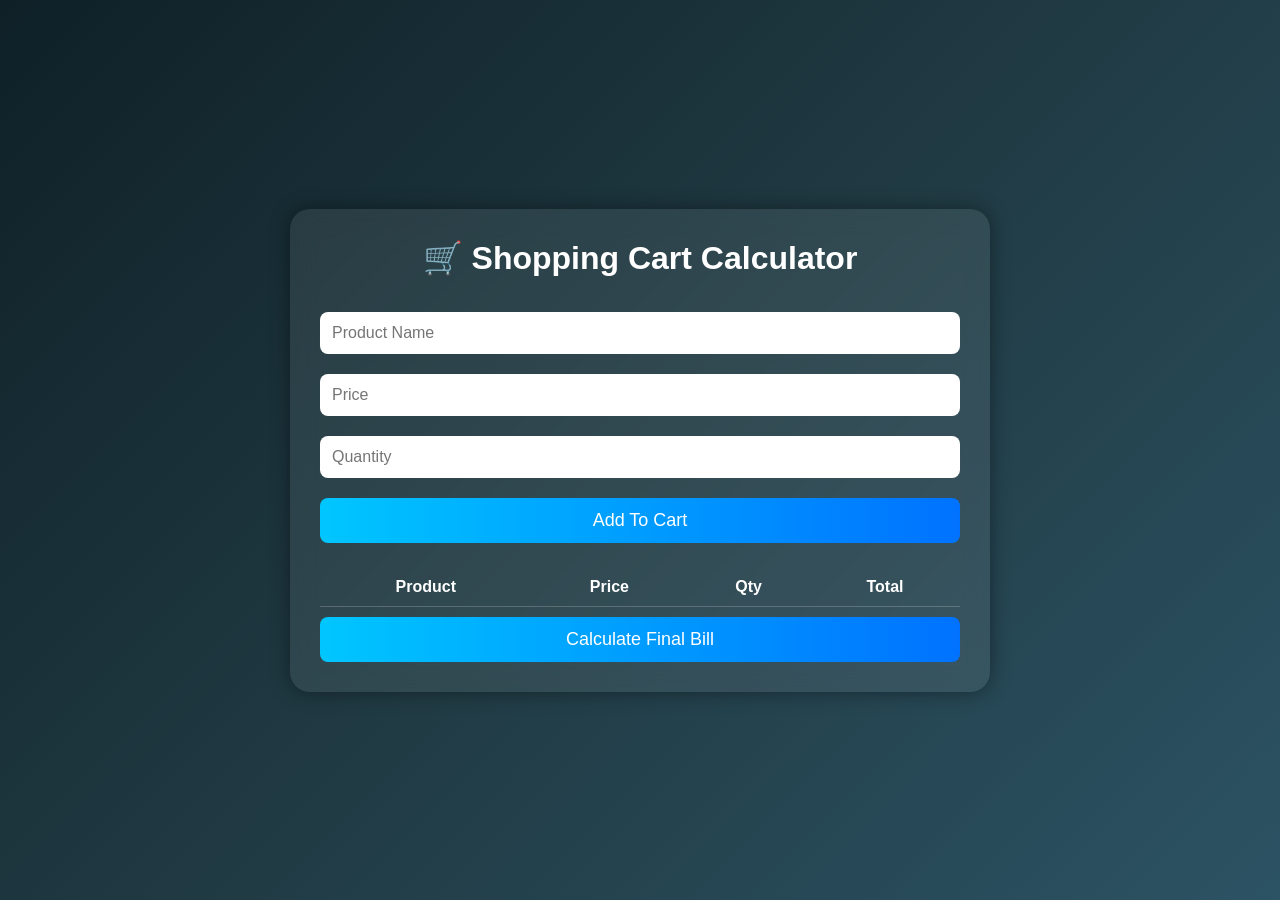
<file: Experiments/EXP 5/index.html>
<!DOCTYPE html>
<html lang="en">
<head>
<meta charset="UTF-8">
<meta name="viewport" content="width=device-width, initial-scale=1.0">
<title>Shopping Cart Calculator</title>

<style>

*{
margin:0;
padding:0;
box-sizing:border-box;
font-family:'Segoe UI',sans-serif;
}

body{

background:linear-gradient(135deg,#0F2027,#203A43,#2C5364);

display:flex;

justify-content:center;

align-items:center;

min-height:100vh;

padding:20px;

}

.container{

width:700px;

background:rgba(255,255,255,.08);

backdrop-filter:blur(12px);

padding:30px;

border-radius:20px;

box-shadow:0 0 20px rgba(0,0,0,.4);

color:white;

}

h1{

text-align:center;

margin-bottom:25px;

}

input{

width:100%;

padding:12px;

margin:10px 0;

border:none;

border-radius:8px;

font-size:16px;

}

button{

width:100%;

padding:12px;

margin-top:10px;

border:none;

background:linear-gradient(to right,#00C6FF,#0072FF);

color:white;

font-size:18px;

cursor:pointer;

border-radius:8px;

transition:.3s;

}

button:hover{

transform:scale(1.03);

}

table{

width:100%;

margin-top:25px;

border-collapse:collapse;

}

th,td{

padding:10px;

text-align:center;

border-bottom:1px solid rgba(255,255,255,.2);

}

#summary{

margin-top:25px;

padding:20px;

background:rgba(255,255,255,.1);

border-radius:10px;

display:none;

line-height:2;

}

</style>

</head>

<body>

<div class="container">

<h1>🛒 Shopping Cart Calculator</h1>

<input type="text" id="product" placeholder="Product Name">

<input type="number" id="price" placeholder="Price">

<input type="number" id="qty" placeholder="Quantity">

<button onclick="addItem()">
Add To Cart
</button>

<table>

<thead>

<tr>

<th>Product</th>

<th>Price</th>

<th>Qty</th>

<th>Total</th>

</tr>

</thead>

<tbody id="cartBody">

</tbody>

</table>

<button onclick="calculateCart()">
Calculate Final Bill
</button>

<div id="summary"></div>

</div>

<script>

//=========================
// Array
//=========================

let cart=[];

//=========================
// Add Product
//=========================

function addItem(){

let product=document.getElementById("product").value;

let price=Number(document.getElementById("price").value);

let qty=Number(document.getElementById("qty").value);

if(product=="" || price<=0 || qty<=0){

alert("Enter Valid Details");

return;

}

//=========================
// Object Handling
//=========================

const item={

product,

price,

qty,

total:price*qty

};

cart.push(item);

// push()

displayCart();

document.getElementById("product").value="";
document.getElementById("price").value="";
document.getElementById("qty").value="";

}

//=========================
// Display Cart
//=========================

function displayCart(){

let body=document.getElementById("cartBody");

body.innerHTML="";

cart.forEach(item=>{

body.innerHTML+=`

<tr>

<td>${item.product}</td>

<td>₹${item.price}</td>

<td>${item.qty}</td>

<td>₹${item.total}</td>

</tr>

`;

});

}

//=========================
// Calculate
//=========================

function calculateCart(){

// map()

let totals=cart.map(item=>item.total);

// reduce()

let grandTotal=totals.reduce((sum,value)=>sum+value,0);

// Discount Logic

let discount=0;

if(grandTotal>=5000)

discount=20;

else if(grandTotal>=3000)

discount=15;

else if(grandTotal>=1000)

discount=10;

let discountAmount=grandTotal*discount/100;

let finalBill=grandTotal-discountAmount;

// filter()

let expensiveItems=cart.filter(item=>item.price>1000);

document.getElementById("summary").style.display="block";

document.getElementById("summary").innerHTML=`

<h2>Billing Summary</h2>

<b>Total Products :</b> ${cart.length}<br>

<b>Grand Total :</b> ₹${grandTotal.toFixed(2)}<br>

<b>Discount :</b> ${discount}%<br>

<b>Discount Amount :</b> ₹${discountAmount.toFixed(2)}<br>

<h2>Final Bill : ₹${finalBill.toFixed(2)}</h2>

<hr>

<b>Expensive Products (> ₹1000):</b>

${expensiveItems.length}

`;

}

</script>

</body>
</html>
</file>
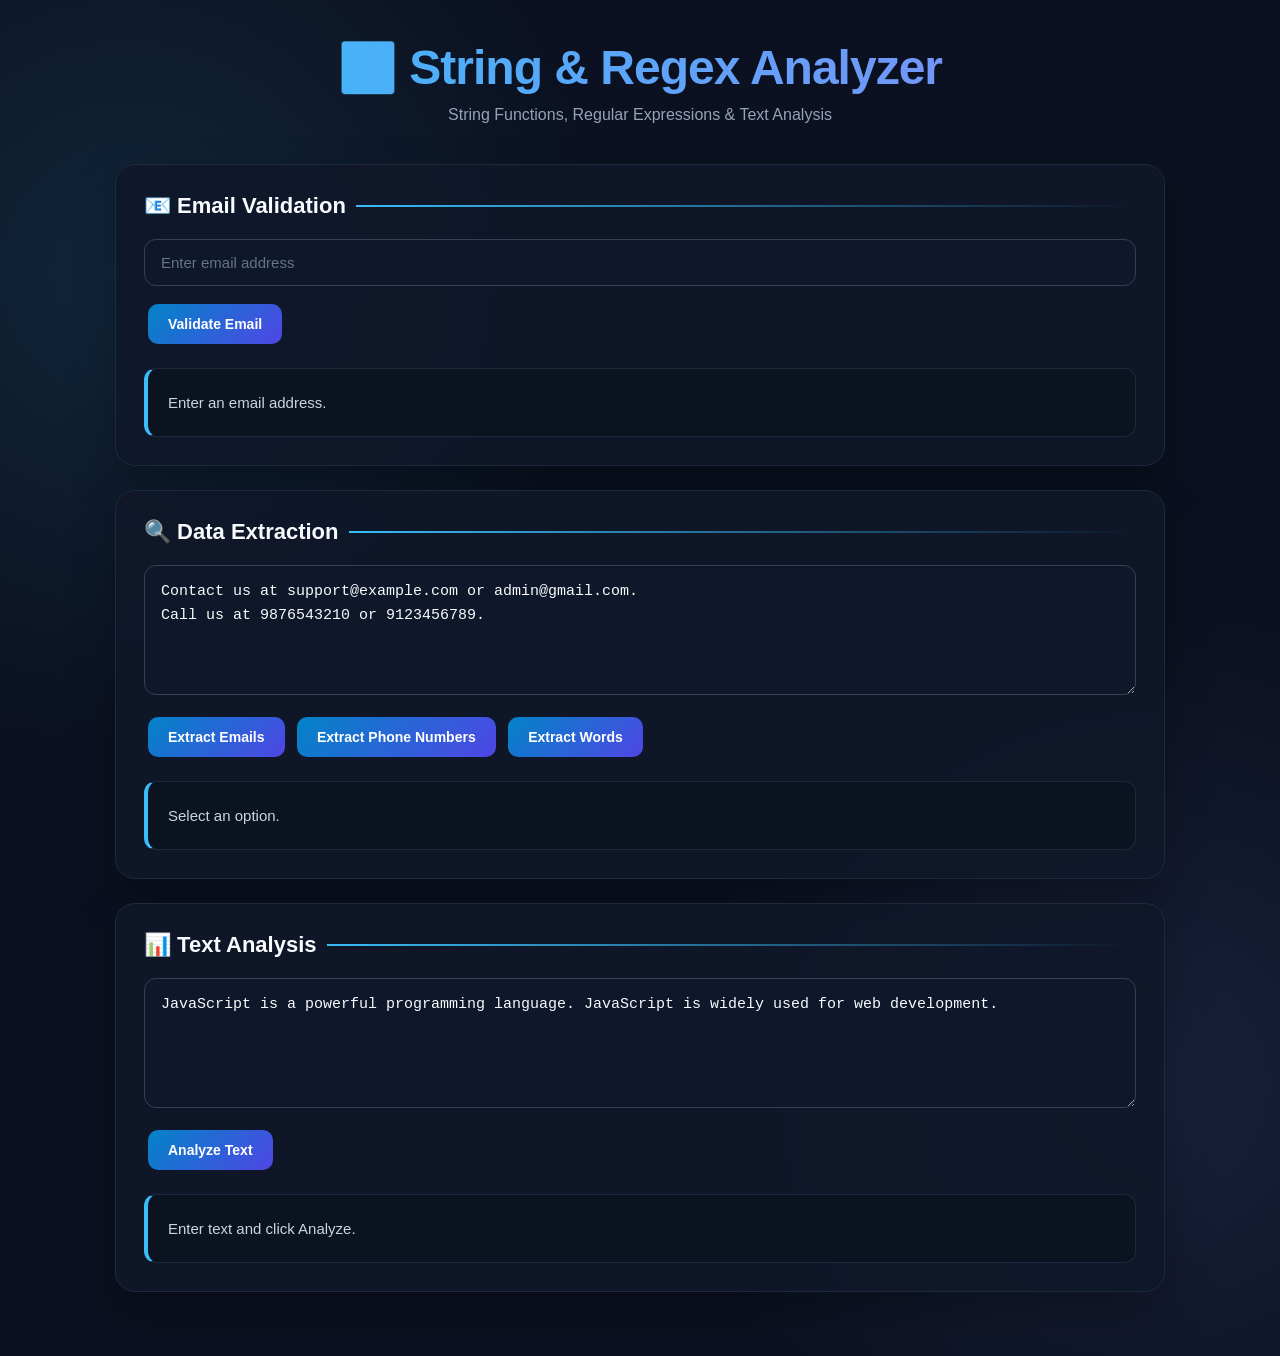
<file: Experiments/EXP 6/index.html>
<!DOCTYPE html>
<html lang="en">
<head>
    <meta charset="UTF-8">
    <meta name="viewport" content="width=device-width, initial-scale=1.0">
    <title>String & Regex Analyzer</title>

    <link rel="stylesheet" href="style.css">
</head>

<body>

<div class="container">

    <h1>🔤 String & Regex Analyzer</h1>
    <p class="subtitle">
        String Functions, Regular Expressions & Text Analysis
    </p>

    <!-- Email Validation -->
    <div class="card">

        <h2>📧 Email Validation</h2>

        <input
            type="text"
            id="email"
            placeholder="Enter email address">

        <button onclick="validateEmail()">
            Validate Email
        </button>

        <div class="result" id="emailResult">
            Enter an email address.
        </div>

    </div>


    <!-- Data Extraction -->
    <div class="card">

        <h2>🔍 Data Extraction</h2>

        <textarea id="dataText">Contact us at support@example.com or admin@gmail.com.
Call us at 9876543210 or 9123456789.</textarea>

        <button onclick="extractEmails()">
            Extract Emails
        </button>

        <button onclick="extractNumbers()">
            Extract Phone Numbers
        </button>

        <button onclick="extractWords()">
            Extract Words
        </button>

        <div class="result" id="extractionResult">
            Select an option.
        </div>

    </div>


    <!-- Text Analysis -->
    <div class="card">

        <h2>📊 Text Analysis</h2>

        <textarea id="analysisText"
        placeholder="Enter text...">JavaScript is a powerful programming language. JavaScript is widely used for web development.</textarea>

        <button onclick="analyzeText()">
            Analyze Text
        </button>

        <div class="result" id="analysisResult">
            Enter text and click Analyze.
        </div>

    </div>

</div>

<script src="script.js"></script>

</body>
</html>
</file>
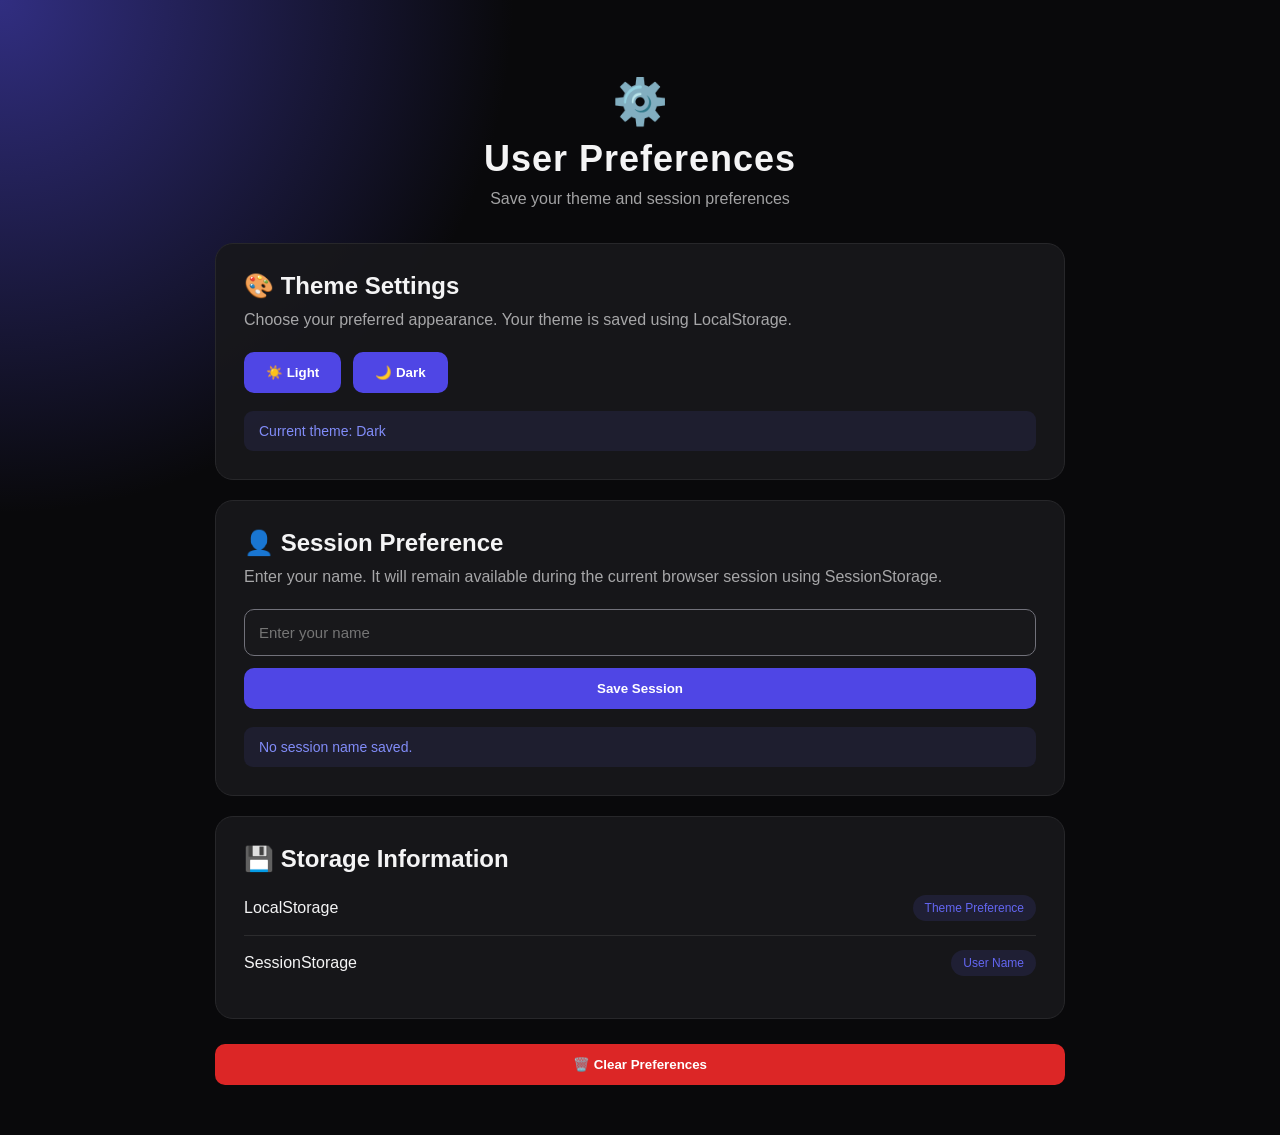
<file: Experiments/EXP 9/index.html>
<!DOCTYPE html>
<html lang="en">

<head>
    <meta charset="UTF-8">
    <meta name="viewport" content="width=device-width, initial-scale=1.0">

    <title>User Preferences</title>

    <link rel="stylesheet" href="style.css">
</head>

<body>

    <div class="container">

        <div class="header">
            <div class="icon">⚙️</div>

            <h1>User Preferences</h1>

            <p>Save your theme and session preferences</p>
        </div>

        <div class="card">

            <h2>🎨 Theme Settings</h2>

            <p class="description">
                Choose your preferred appearance. Your theme is
                saved using LocalStorage.
            </p>

            <div class="theme-buttons">

                <button onclick="setTheme('light')">
                    ☀️ Light
                </button>

                <button onclick="setTheme('dark')">
                    🌙 Dark
                </button>

            </div>

            <div id="themeStatus" class="status">
                Current theme: Dark
            </div>

        </div>


        <div class="card">

            <h2>👤 Session Preference</h2>

            <p class="description">
                Enter your name. It will remain available during
                the current browser session using SessionStorage.
            </p>

            <input
                type="text"
                id="username"
                placeholder="Enter your name"
            >

            <button class="saveBtn" onclick="saveSession()">
                Save Session
            </button>

            <div id="sessionStatus" class="status">
                No session name saved.
            </div>

        </div>


        <div class="card storage-card">

            <h2>💾 Storage Information</h2>

            <div class="storage-row">
                <span>LocalStorage</span>
                <span class="badge">Theme Preference</span>
            </div>

            <div class="storage-row">
                <span>SessionStorage</span>
                <span class="badge">User Name</span>
            </div>

        </div>


        <button class="clearBtn" onclick="clearPreferences()">
            🗑️ Clear Preferences
        </button>

    </div>

    <script src="script.js"></script>

</body>

</html>
</file>
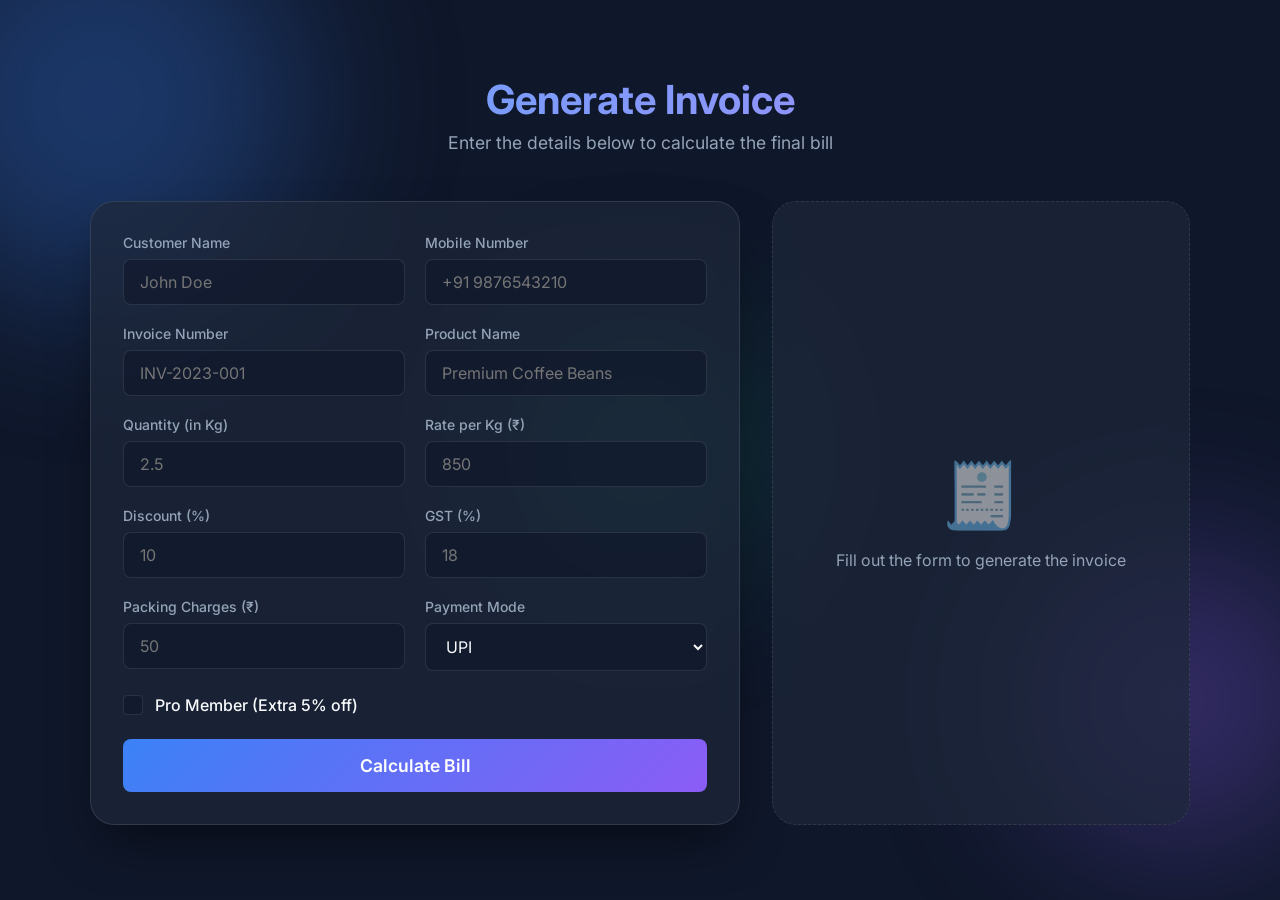
<file: CASE STUDY/Case Study 2/RADHA150.html>
<!DOCTYPE html>
<html lang="en">
<head>
    <meta charset="UTF-8">
    <meta name="viewport" content="width=device-width, initial-scale=1.0">
    <title>Premium Bill Calculator</title>
    <meta name="description" content="Online shopping bill calculator">
    <link rel="preconnect" href="https://fonts.googleapis.com">
    <link rel="preconnect" href="https://fonts.gstatic.com" crossorigin>
    <link href="https://fonts.googleapis.com/css2?family=Inter:wght@300;400;500;600;700&display=swap" rel="stylesheet">
    <link rel="stylesheet" href="style.css">
</head>
<body>
    <div class="background-shapes">
        <div class="shape shape-1"></div>
        <div class="shape shape-2"></div>
        <div class="shape shape-3"></div>
    </div>

    <main class="container">
        <header>
            <h1>Generate Invoice</h1>
            <p>Enter the details below to calculate the final bill</p>
        </header>

        <div class="content-wrapper">
            <section class="form-section">
                <form id="billForm">
                    <div class="form-grid">
                        <div class="input-group">
                            <label for="customerName">Customer Name</label>
                            <input type="text" id="customerName" required placeholder="John Doe">
                        </div>
                        <div class="input-group">
                            <label for="mobileNumber">Mobile Number</label>
                            <input type="tel" id="mobileNumber" required placeholder="+91 9876543210">
                        </div>
                        <div class="input-group">
                            <label for="invoiceNumber">Invoice Number</label>
                            <input type="text" id="invoiceNumber" required placeholder="INV-2023-001">
                        </div>
                        <div class="input-group">
                            <label for="productName">Product Name</label>
                            <input type="text" id="productName" required placeholder="Premium Coffee Beans">
                        </div>
                        
                        <div class="input-group">
                            <label for="quantity">Quantity (in Kg)</label>
                            <input type="number" id="quantity" step="0.01" min="0" required placeholder="2.5">
                        </div>
                        <div class="input-group">
                            <label for="rate">Rate per Kg (₹)</label>
                            <input type="number" id="rate" step="0.01" min="0" required placeholder="850">
                        </div>
                        
                        <div class="input-group">
                            <label for="discount">Discount (%)</label>
                            <input type="number" id="discount" step="0.1" min="0" max="100" required placeholder="10">
                        </div>
                        <div class="input-group">
                            <label for="gst">GST (%)</label>
                            <input type="number" id="gst" step="0.1" min="0" max="100" required placeholder="18">
                        </div>
                        
                        <div class="input-group">
                            <label for="packingCharges">Packing Charges (₹)</label>
                            <input type="number" id="packingCharges" step="0.01" min="0" required placeholder="50">
                        </div>
                        
                        <div class="input-group">
                            <label for="paymentMode">Payment Mode</label>
                            <select id="paymentMode" required>
                                <option value="UPI">UPI</option>
                                <option value="Card">Card</option>
                                <option value="Cash">Cash</option>
                            </select>
                        </div>
                    </div>
                    
                    <div class="checkbox-group">
                        <label class="custom-checkbox">
                            <input type="checkbox" id="membership">
                            <span class="checkmark"></span>
                            Pro Member (Extra 5% off)
                        </label>
                    </div>

                    <button type="submit" class="submit-btn">Calculate Bill</button>
                </form>
            </section>

            <section class="invoice-section">
                <div class="invoice-card glass-panel" id="invoiceCard">
                    <div class="invoice-header">
                        <h2>Invoice Summary</h2>
                        <span class="badge" id="displayInvoiceNum">#INV-XXXX</span>
                    </div>
                    
                    <div class="customer-info">
                        <p><strong>To:</strong> <span id="displayCustomer">N/A</span></p>
                        <p><strong>Phone:</strong> <span id="displayMobile">N/A</span></p>
                    </div>

                    <div class="divider"></div>

                    <div class="bill-details">
                        <div class="bill-row">
                            <span>Item</span>
                            <span id="displayProduct" class="value">N/A</span>
                        </div>
                        <div class="bill-row">
                            <span>Quantity</span>
                            <span id="displayQty" class="value">0 Kg</span>
                        </div>
                        <div class="bill-row">
                            <span>Rate</span>
                            <span id="displayRate" class="value">₹0.00</span>
                        </div>
                        
                        <div class="divider dashed"></div>
                        
                        <div class="bill-row">
                            <span>Base Amount</span>
                            <span id="displayBaseAmount" class="value">₹0.00</span>
                        </div>
                        <div class="bill-row discount">
                            <span>Discount <span id="displayDiscountPercent"></span></span>
                            <span id="displayDiscountAmount" class="value">- ₹0.00</span>
                        </div>
                        <div class="bill-row discount" id="membershipDiscountRow" style="display: none;">
                            <span>Member Discount (5%)</span>
                            <span id="displayMemberDiscount" class="value">- ₹0.00</span>
                        </div>
                        
                        <div class="divider dashed"></div>
                        
                        <div class="bill-row">
                            <span>Taxable Value</span>
                            <span id="displayTaxableValue" class="value">₹0.00</span>
                        </div>
                        <div class="bill-row">
                            <span>GST <span id="displayGstPercent"></span></span>
                            <span id="displayGstAmount" class="value">+ ₹0.00</span>
                        </div>
                        <div class="bill-row">
                            <span>Packing Charges</span>
                            <span id="displayPacking" class="value">+ ₹0.00</span>
                        </div>
                    </div>

                    <div class="divider"></div>
                    
                    <div class="total-section">
                        <div class="total-row">
                            <h3>Total Amount</h3>
                            <h3 id="displayTotal">₹0.00</h3>
                        </div>
                        <p class="payment-mode-label">Paid via <span id="displayPaymentMode">UPI</span></p>
                    </div>
                </div>
                
                <div class="empty-state" id="emptyState">
                    <div class="icon">🧾</div>
                    <p>Fill out the form to generate the invoice</p>
                </div>
            </section>
        </div>
    </main>

    <script src="script.js"></script>
</body>
</html>
</file>
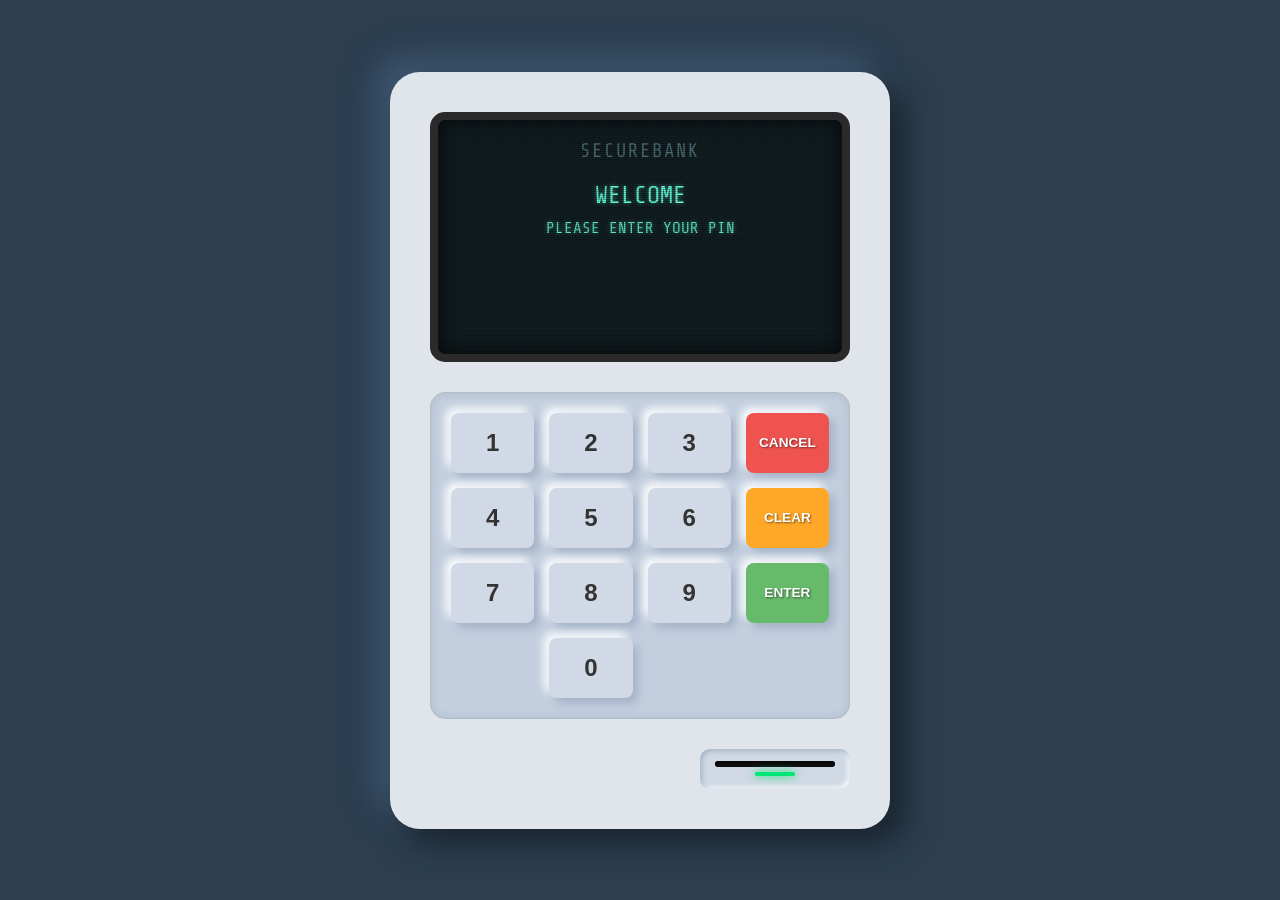
<file: CASE STUDY/Case Study 4/RADHA150.html>
<!DOCTYPE html>
<html lang="en">
<head>
    <meta charset="UTF-8">
    <meta name="viewport" content="width=device-width, initial-scale=1.0">
    <title>ATM PIN Verification</title>
    <link href="https://fonts.googleapis.com/css2?family=Share+Tech+Mono&family=Inter:wght@400;500;600&display=swap" rel="stylesheet">
    <link rel="stylesheet" href="style.css">
</head>
<body>
    <div class="atm-container">
        <div class="atm-machine">
            <div class="atm-screen">
                <div class="bank-logo">SecureBank</div>
                <div id="screen-content" class="screen-content">
                    <p class="welcome-text">WELCOME</p>
                    <p class="instruction">PLEASE ENTER YOUR PIN</p>
                    <div class="pin-display" id="pin-display">
                        <!-- Dots will appear here -->
                    </div>
                    <div class="message-area" id="message-area"></div>
                </div>
            </div>
            
            <div class="atm-keypad">
                <button class="key num-key" data-val="1">1</button>
                <button class="key num-key" data-val="2">2</button>
                <button class="key num-key" data-val="3">3</button>
                <button class="key action-key cancel" id="btn-cancel">CANCEL</button>
                
                <button class="key num-key" data-val="4">4</button>
                <button class="key num-key" data-val="5">5</button>
                <button class="key num-key" data-val="6">6</button>
                <button class="key action-key clear" id="btn-clear">CLEAR</button>
                
                <button class="key num-key" data-val="7">7</button>
                <button class="key num-key" data-val="8">8</button>
                <button class="key num-key" data-val="9">9</button>
                <button class="key action-key enter" id="btn-enter">ENTER</button>
                
                <button class="key empty-key"></button>
                <button class="key num-key" data-val="0">0</button>
                <button class="key empty-key"></button>
                <button class="key empty-key"></button>
            </div>
            
            <div class="card-slot">
                <div class="slot-opening"></div>
                <div class="card-indicator"></div>
            </div>
        </div>
    </div>
    
    <script src="script.js"></script>
</body>
</html>
</file>
<file: CASE STUDY/CASE STUDY 3/style.css>
/* ===== Reset & Base ===== */
*,
*::before,
*::after {
    margin: 0;
    padding: 0;
    box-sizing: border-box;
}

:root {
    --bg-primary: #0e0e12;
    --bg-card: rgba(255, 255, 255, 0.03);
    --bg-card-hover: rgba(255, 255, 255, 0.06);
    --text-primary: #e8e8ed;
    --text-secondary: #6e6e82;
    --border-color: rgba(255, 255, 255, 0.07);
    --white: #ffffff;
    --shadow-glow: 0 0 80px rgba(255, 255, 255, 0.03);

    /* Scholarship tier colors — used only on results */
    --not-eligible: #ef4444;
    --bronze: #cd7f32;
    --silver: #c0c0c0;
    --gold: #ffd700;
    --platinum: #e5e4e2;
}

body {
    font-family: 'Inter', system-ui, -apple-system, sans-serif;
    background-color: var(--bg-primary);
    color: var(--text-primary);
    min-height: 100vh;
    display: flex;
    justify-content: center;
    align-items: flex-start;
    padding: 40px 20px;
    overflow-x: hidden;
    position: relative;
}

/* ===== Subtle Background Glow ===== */
.background-orbs {
    position: fixed;
    inset: 0;
    overflow: hidden;
    pointer-events: none;
    z-index: 0;
}

.orb {
    position: absolute;
    border-radius: 50%;
    filter: blur(120px);
    opacity: 0.08;
    background: #ffffff;
    animation: float 24s ease-in-out infinite;
}

.orb-1 {
    width: 500px;
    height: 500px;
    top: -10%;
    right: -10%;
}

.orb-2 {
    width: 400px;
    height: 400px;
    bottom: -5%;
    left: -5%;
    animation-delay: -8s;
}

.orb-3 {
    width: 300px;
    height: 300px;
    top: 40%;
    left: 50%;
    animation-delay: -16s;
}

@keyframes float {
    0%, 100% { transform: translate(0, 0) scale(1); }
    25% { transform: translate(40px, -30px) scale(1.05); }
    50% { transform: translate(-20px, 20px) scale(0.95); }
    75% { transform: translate(30px, 40px) scale(1.03); }
}

/* ===== Container ===== */
.container {
    position: relative;
    z-index: 1;
    width: 100%;
    max-width: 600px;
}

/* ===== Header ===== */
.header {
    text-align: center;
    margin-bottom: 32px;
}

.logo {
    display: flex;
    align-items: center;
    justify-content: center;
    gap: 14px;
    margin-bottom: 10px;
}

.logo-icon {
    display: flex;
    align-items: center;
    animation: bounce 2.5s ease-in-out infinite;
}

.logo-icon svg {
    width: 42px;
    height: 42px;
}

@keyframes bounce {
    0%, 100% { transform: translateY(0); }
    50% { transform: translateY(-5px); }
}

.header h1 {
    font-size: 2rem;
    font-weight: 800;
    color: var(--white);
    letter-spacing: -0.03em;
}

.subtitle {
    color: var(--text-secondary);
    font-size: 0.95rem;
    font-weight: 400;
}

/* ===== Main Card ===== */
.main-card {
    background: var(--bg-card);
    border: 1px solid var(--border-color);
    border-radius: 20px;
    padding: 36px 32px;
    backdrop-filter: blur(20px);
    -webkit-backdrop-filter: blur(20px);
    box-shadow: var(--shadow-glow);
    margin-bottom: 28px;
}

/* ===== Input Section ===== */
.input-section {
    display: flex;
    flex-direction: column;
    gap: 16px;
}

.input-label {
    font-size: 0.8rem;
    font-weight: 600;
    text-transform: uppercase;
    letter-spacing: 0.1em;
    color: var(--text-secondary);
}

.input-wrapper {
    position: relative;
    display: flex;
    align-items: center;
}

.input-wrapper input {
    width: 100%;
    padding: 16px 80px 16px 20px;
    font-size: 1.6rem;
    font-weight: 700;
    font-family: 'Inter', sans-serif;
    color: var(--text-primary);
    background: rgba(255, 255, 255, 0.04);
    border: 2px solid var(--border-color);
    border-radius: 14px;
    outline: none;
    transition: border-color 0.3s ease, box-shadow 0.3s ease;
    -moz-appearance: textfield;
}

.input-wrapper input::-webkit-outer-spin-button,
.input-wrapper input::-webkit-inner-spin-button {
    -webkit-appearance: none;
    margin: 0;
}

.input-wrapper input::placeholder {
    color: rgba(255, 255, 255, 0.12);
    font-weight: 500;
}

.input-wrapper input:focus {
    border-color: rgba(255, 255, 255, 0.25);
    box-shadow: 0 0 0 4px rgba(255, 255, 255, 0.05);
}

.input-suffix {
    position: absolute;
    right: 20px;
    color: var(--text-secondary);
    font-size: 1rem;
    font-weight: 500;
    pointer-events: none;
}

/* ===== Button ===== */
#checkBtn {
    display: flex;
    align-items: center;
    justify-content: center;
    gap: 10px;
    width: 100%;
    padding: 16px;
    font-size: 1rem;
    font-weight: 600;
    font-family: 'Inter', sans-serif;
    color: #0e0e12;
    background: var(--white);
    border: none;
    border-radius: 14px;
    cursor: pointer;
    transition: transform 0.2s ease, box-shadow 0.2s ease, background 0.2s ease;
}

#checkBtn:hover {
    transform: translateY(-2px);
    box-shadow: 0 8px 30px rgba(255, 255, 255, 0.12);
    background: #e8e8ed;
}

#checkBtn:active {
    transform: translateY(0);
}

/* ===== Result Section ===== */
.result-section {
    margin-top: 28px;
    display: none;
}

.result-section.visible {
    display: block;
    animation: slideUp 0.5s cubic-bezier(0.16, 1, 0.3, 1);
}

@keyframes slideUp {
    from { opacity: 0; transform: translateY(20px); }
    to { opacity: 1; transform: translateY(0); }
}

.result-card {
    text-align: center;
    padding: 32px 24px;
    border-radius: 16px;
    border: 1px solid var(--border-color);
    background: rgba(255, 255, 255, 0.02);
    position: relative;
    overflow: hidden;
}

.result-card::before {
    content: '';
    position: absolute;
    top: 0;
    left: 0;
    right: 0;
    height: 3px;
}

.result-card.not-eligible::before { background: var(--not-eligible); }
.result-card.bronze::before { background: var(--bronze); }
.result-card.silver::before { background: var(--silver); }
.result-card.gold::before { background: var(--gold); }
.result-card.platinum::before { background: var(--platinum); }

.result-icon {
    margin-bottom: 16px;
    display: flex;
    justify-content: center;
    animation: popIn 0.4s cubic-bezier(0.16, 1, 0.3, 1) 0.15s both;
}

.result-icon svg {
    width: 64px;
    height: 64px;
}

@keyframes popIn {
    from { opacity: 0; transform: scale(0.5); }
    to { opacity: 1; transform: scale(1); }
}

.result-title {
    font-size: 1.5rem;
    font-weight: 800;
    margin-bottom: 6px;
    letter-spacing: -0.01em;
}

.result-card.not-eligible .result-title { color: var(--not-eligible); }
.result-card.bronze .result-title { color: var(--bronze); }
.result-card.silver .result-title { color: var(--silver); }
.result-card.gold .result-title { color: var(--gold); }
.result-card.platinum .result-title { color: var(--platinum); }

.result-marks {
    font-size: 0.9rem;
    color: var(--text-secondary);
    margin-bottom: 8px;
    font-weight: 500;
}

.result-message {
    font-size: 0.95rem;
    color: var(--text-secondary);
    line-height: 1.5;
}

/* ===== Criteria Section ===== */
.criteria-section {
    margin-bottom: 40px;
}

.criteria-heading {
    font-size: 0.8rem;
    font-weight: 600;
    text-transform: uppercase;
    letter-spacing: 0.1em;
    color: var(--text-secondary);
    margin-bottom: 16px;
    text-align: center;
}

.criteria-grid {
    display: flex;
    flex-direction: column;
    gap: 8px;
}

.criteria-item {
    display: flex;
    align-items: center;
    gap: 14px;
    padding: 14px 20px;
    background: var(--bg-card);
    border: 1px solid var(--border-color);
    border-radius: 12px;
    backdrop-filter: blur(10px);
    transition: transform 0.2s ease, background 0.2s ease;
    position: relative;
    overflow: hidden;
}

.criteria-item:hover {
    transform: translateX(4px);
    background: var(--bg-card-hover);
}

.criteria-bar {
    position: absolute;
    left: 0;
    top: 0;
    bottom: 0;
    width: 3px;
}

.criteria-item.not-eligible .criteria-bar { background: var(--not-eligible); }
.criteria-item.bronze .criteria-bar { background: var(--bronze); }
.criteria-item.silver .criteria-bar { background: var(--silver); }
.criteria-item.gold .criteria-bar { background: var(--gold); }
.criteria-item.platinum .criteria-bar { background: var(--platinum); }

.criteria-icon {
    display: flex;
    align-items: center;
    flex-shrink: 0;
}

.criteria-icon svg {
    width: 24px;
    height: 24px;
}

.criteria-range {
    font-size: 0.9rem;
    font-weight: 600;
    color: var(--text-primary);
    min-width: 80px;
}

.criteria-label {
    font-size: 0.85rem;
    font-weight: 500;
}

.criteria-item.not-eligible .criteria-label { color: var(--not-eligible); }
.criteria-item.bronze .criteria-label { color: var(--bronze); }
.criteria-item.silver .criteria-label { color: var(--silver); }
.criteria-item.gold .criteria-label { color: var(--gold); }
.criteria-item.platinum .criteria-label { color: var(--platinum); }

/* ===== Shake Animation ===== */
@keyframes shake {
    0%, 100% { transform: translateX(0); }
    20% { transform: translateX(-8px); }
    40% { transform: translateX(8px); }
    60% { transform: translateX(-4px); }
    80% { transform: translateX(4px); }
}

.shake {
    animation: shake 0.4s ease;
}

/* ===== Responsive ===== */
@media (max-width: 480px) {
    body { padding: 24px 16px; }
    .header h1 { font-size: 1.5rem; }
    .main-card { padding: 28px 20px; border-radius: 16px; }
    .input-wrapper input { font-size: 1.3rem; padding: 14px 70px 14px 16px; }
    .result-icon svg { width: 48px; height: 48px; }
    .result-title { font-size: 1.3rem; }
}
</file>
<file: Experiments/EXP 10/style.css>
* {
    margin: 0;
    padding: 0;
    box-sizing: border-box;
}

body {
    font-family: Arial, Helvetica, sans-serif;

    min-height: 100vh;

    background: #f4f1eb;

    color: #242424;

    padding: 30px 20px;
}


.page {
    width: min(1100px, 100%);

    margin: auto;

    background: #fffdf8;

    border: 1px solid #ddd7cc;

    box-shadow: 8px 8px 0 #d8d0c2;
}


/* ==============================
   HEADER
================================ */

header {
    min-height: 90px;

    padding: 20px 30px;

    display: flex;

    align-items: center;

    justify-content: space-between;

    border-bottom: 1px solid #ddd7cc;
}

.brand {
    display: flex;

    align-items: center;

    gap: 14px;
}

.brand-icon {
    width: 45px;
    height: 45px;

    display: grid;

    place-items: center;

    background: #242424;

    color: #f5c542;

    font-size: 22px;

    font-weight: bold;

    border-radius: 8px;
}

.brand h1 {
    font-size: 22px;

    letter-spacing: -1px;
}

.brand h1 span {
    color: #c98222;
}

.brand p {
    margin-top: 3px;

    font-size: 11px;

    color: #777;

    text-transform: uppercase;

    letter-spacing: 1.5px;
}

.header-tag {
    padding: 8px 12px;

    background: #f5c542;

    color: #242424;

    font-size: 10px;

    font-weight: bold;

    letter-spacing: 1px;

    border-radius: 4px;
}


/* ==============================
   MAIN
================================ */

main {
    padding: 35px;
}


/* ==============================
   HERO
================================ */

.hero {
    min-height: 240px;

    padding: 35px;

    display: flex;

    align-items: center;

    justify-content: space-between;

    background: #242424;

    color: white;

    border-radius: 4px;

    overflow: hidden;

    position: relative;
}

.eyebrow {
    font-size: 10px;

    letter-spacing: 2px;

    font-weight: bold;

    color: #c98222;

    margin-bottom: 10px;
}

.hero h2 {
    font-size: 48px;

    line-height: 1;

    letter-spacing: -2px;
}

.hero h2 span {
    color: #f5c542;
}

.hero-text {
    max-width: 500px;

    margin-top: 18px;

    color: #bdbdbd;

    line-height: 1.6;

    font-size: 14px;
}

.hero-symbol {
    font-family: monospace;

    font-size: 130px;

    color: #f5c542;

    opacity: 0.12;

    position: absolute;

    right: 40px;
}


/* ==============================
   ACTIONS
================================ */

.action-area {
    display: grid;

    grid-template-columns: 1fr 1fr;

    gap: 18px;

    margin: 25px 0;
}

.action-card {
    padding: 20px;

    border: 1px solid #ddd7cc;

    background: #faf7f0;

    display: grid;

    grid-template-columns: auto 1fr auto;

    align-items: center;

    gap: 15px;

    transition: 0.2s;
}

.action-card:hover {
    border-color: #c98222;

    transform: translateY(-2px);
}

.action-number {
    width: 38px;
    height: 38px;

    display: grid;

    place-items: center;

    background: #242424;

    color: #f5c542;

    font-size: 12px;

    font-weight: bold;
}

.action-card h3 {
    font-size: 15px;

    margin-bottom: 5px;
}

.action-card p {
    color: #777;

    font-size: 12px;
}

code {
    background: #e9e3d9;

    padding: 2px 5px;

    border-radius: 3px;

    color: #9a5d12;
}

.action-card button {
    border: none;

    background: #242424;

    color: white;

    padding: 11px 15px;

    font-size: 11px;

    font-weight: bold;

    cursor: pointer;

    transition: 0.2s;
}

.action-card button:hover {
    background: #c98222;
}


/* ==============================
   STATUS
================================ */

#status {
    padding: 13px 16px;

    background: #f1eee7;

    border-left: 4px solid #f5c542;

    font-size: 12px;

    color: #666;

    margin-bottom: 30px;
}

.status-dot {
    display: inline-block;

    width: 7px;
    height: 7px;

    background: #c98222;

    border-radius: 50%;

    margin-right: 8px;
}


/* ==============================
   TABLE SECTION
================================ */

.data-section {
    border: 1px solid #ddd7cc;

    background: white;
}

.section-heading {
    padding: 22px 24px;

    display: flex;

    justify-content: space-between;

    align-items: center;

    border-bottom: 1px solid #ddd7cc;
}

.section-heading h2 {
    font-size: 22px;
}

.record-count {
    padding: 8px 12px;

    background: #242424;

    color: #f5c542;

    font-size: 11px;

    font-weight: bold;
}


/* ==============================
   TABLE
================================ */

.table-wrapper {
    overflow-x: auto;
}

table {
    width: 100%;

    border-collapse: collapse;
}

thead {
    background: #242424;

    color: white;
}

th {
    padding: 14px 16px;

    text-align: left;

    font-size: 10px;

    letter-spacing: 1px;
}

td {
    padding: 16px;

    border-bottom: 1px solid #eee9df;

    font-size: 13px;

    color: #555;
}

tbody tr {
    transition: 0.15s;
}

tbody tr:hover {
    background: #fff9e8;
}

td:first-child {
    font-family: monospace;

    color: #999;
}

td:nth-child(2) {
    color: #242424;

    font-weight: bold;
}

td:last-child {
    font-weight: bold;

    color: #c98222;
}

.empty-row td {
    text-align: center;

    padding: 45px;

    color: #999;
}


/* ==============================
   FOOTER
================================ */

footer {
    padding: 18px 30px;

    border-top: 1px solid #ddd7cc;

    text-align: center;

    font-size: 10px;

    letter-spacing: 1px;

    color: #999;

    text-transform: uppercase;
}


/* ==============================
   RESPONSIVE
================================ */

@media (max-width: 700px) {

    body {
        padding: 10px;
    }

    main {
        padding: 18px;
    }

    .hero {
        padding: 25px;

        min-height: 210px;
    }

    .hero h2 {
        font-size: 38px;
    }

    .hero-symbol {
        font-size: 80px;
    }

    .action-area {
        grid-template-columns: 1fr;
    }

    .action-card {
        grid-template-columns: auto 1fr;
    }

    .action-card button {
        grid-column: 1 / -1;

        width: 100%;
    }

    .header-tag {
        display: none;
    }
}
</file>
<file: Experiments/EXP 2/style.css>
/* Billing Calculator — Simple Light Theme */

* {
  margin: 0;
  padding: 0;
  box-sizing: border-box;
}

body {
  font-family: Arial, Helvetica, sans-serif;
  background: #f5f5f5;
  color: #222;
  line-height: 1.5;
  font-size: 14px;
}

.container {
  max-width: 720px;
  margin: 30px auto;
  padding: 0 15px;
}

h1 {
  font-size: 22px;
  font-weight: bold;
  margin-bottom: 2px;
}

.tagline {
  color: #666;
  font-size: 13px;
  margin-bottom: 25px;
}

/* Sections */
.section {
  background: #fff;
  border: 1px solid #ddd;
  border-radius: 6px;
  padding: 18px;
  margin-bottom: 14px;
}

.section h2 {
  font-size: 15px;
  font-weight: 600;
  margin-bottom: 12px;
  color: #333;
}

/* Button row */
.btn-row {
  display: flex;
  gap: 10px;
  flex-wrap: wrap;
}

/* Buttons */
.btn {
  padding: 7px 16px;
  border: none;
  border-radius: 4px;
  font-size: 13px;
  font-weight: 600;
  font-family: inherit;
  cursor: pointer;
  background: #4a7fff;
  color: #fff;
  white-space: nowrap;
  align-self: flex-end;
}

.btn:hover {
  background: #3a6ae0;
}

.btn--green {
  background: #27a86b;
}

.btn--green:hover {
  background: #1f8c58;
}

.btn--delete {
  background: none;
  color: #c44;
  padding: 4px 8px;
  font-size: 12px;
  border: 1px solid #ddd;
}

.btn--delete:hover {
  background: #fde8e8;
}

/* Table */
table {
  width: 100%;
  border-collapse: collapse;
}

#items-table {
  display: none;
}

#items-table.has-items {
  display: table;
}

th, td {
  padding: 8px 10px;
  text-align: left;
  font-size: 13px;
  border-bottom: 1px solid #eee;
}

th {
  font-size: 11px;
  font-weight: 600;
  color: #777;
  text-transform: uppercase;
  letter-spacing: 0.3px;
  border-bottom: 2px solid #e5e5e5;
}

.empty-msg {
  color: #999;
  font-size: 13px;
  text-align: center;
  padding: 20px 0;
}

.empty-msg.hidden {
  display: none;
}

/* Invoice */
.inv-row {
  display: flex;
  justify-content: space-between;
  padding: 5px 0;
  font-size: 13px;
  border-bottom: 1px solid #f0f0f0;
}

.inv-row:last-child {
  border-bottom: none;
}

.inv-label {
  color: #666;
}

.inv-row--total {
  font-weight: 700;
  font-size: 15px;
  margin-top: 6px;
  padding-top: 8px;
  border-top: 2px solid #e5e5e5;
  border-bottom: none;
  color: #1a8a52;
}

.inv-row--total .inv-label {
  color: #222;
}

/* Code block */
details {
  margin-top: 12px;
}

details summary {
  cursor: pointer;
  font-size: 12px;
  font-weight: 600;
  color: #4a7fff;
}

pre {
  margin-top: 8px;
  background: #f8f8f8;
  border: 1px solid #e0e0e0;
  border-radius: 4px;
  padding: 12px;
  font-family: Consolas, "Courier New", monospace;
  font-size: 12px;
  line-height: 1.6;
  overflow-x: auto;
  color: #444;
  white-space: pre;
}

/* Console */
.console-log {
  background: #1e1e1e;
  border-radius: 4px;
  padding: 12px;
  max-height: 200px;
  overflow-y: auto;
  font-family: Consolas, "Courier New", monospace;
  font-size: 12px;
  line-height: 1.55;
}

.log {
  padding: 1px 0;
}

.log--muted    { color: #777; }
.log--var      { color: #dca34e; }
.log--let      { color: #5cc4db; }
.log--const    { color: #5cb87a; }
.log--template { color: #b39ddb; }
.log--destruct { color: #e06c75; }
.log--result   { color: #fff; font-weight: bold; }
.log--info     { color: #999; }

/* Concepts Reference */
.concepts-table {
  border: none;
}

.concepts-table td {
  border-bottom: 1px solid #f0f0f0;
  padding: 6px 10px;
  font-size: 13px;
}

.concepts-table td:first-child {
  width: 70px;
  font-family: Consolas, "Courier New", monospace;
  font-weight: bold;
  color: #4a7fff;
}

/* Responsive */
@media (max-width: 550px) {
  .form-row { flex-direction: column; }
  .field, .field--short { flex: 1 1 100%; }
  .btn { width: 100%; }
}
</file>
<file: Experiments/EXP 6/style.css>
/* ==========================================
   EXPERIMENT 6 - STRING & REGEX ANALYZER
   Modern Professional UI
   ========================================== */

* {
    margin: 0;
    padding: 0;
    box-sizing: border-box;
}

body {
    font-family: "Segoe UI", Arial, sans-serif;
    min-height: 100vh;
    background:
        radial-gradient(circle at 10% 20%, rgba(56, 189, 248, 0.12), transparent 30%),
        radial-gradient(circle at 90% 80%, rgba(129, 140, 248, 0.12), transparent 30%),
        #0b1120;
    color: #e5e7eb;
    padding: 40px 20px;
}


/* ==========================================
   MAIN CONTAINER
   ========================================== */

.container {
    width: min(1050px, 100%);
    margin: auto;
}


/* ==========================================
   HEADER
   ========================================== */

h1 {
    text-align: center;
    font-size: clamp(32px, 5vw, 48px);
    font-weight: 700;
    letter-spacing: -1px;
    margin-bottom: 10px;

    background: linear-gradient(
        90deg,
        #38bdf8,
        #818cf8
    );

    -webkit-background-clip: text;
    -webkit-text-fill-color: transparent;
}

.subtitle {
    text-align: center;
    color: #94a3b8;
    font-size: 16px;
    margin-bottom: 40px;
}


/* ==========================================
   CARDS
   ========================================== */

.card {
    position: relative;

    background: rgba(15, 23, 42, 0.88);

    border: 1px solid #1e293b;

    border-radius: 20px;

    padding: 28px;

    margin-bottom: 24px;

    box-shadow:
        0 20px 45px rgba(0, 0, 0, 0.25);

    transition: 0.3s ease;
}

.card:hover {
    transform: translateY(-3px);

    border-color: #334155;

    box-shadow:
        0 25px 55px rgba(0, 0, 0, 0.35);
}


/* ==========================================
   CARD HEADINGS
   ========================================== */

h2 {
    display: flex;
    align-items: center;
    gap: 10px;

    font-size: 22px;

    color: #f8fafc;

    margin-bottom: 20px;
}

h2::after {
    content: "";

    height: 2px;

    flex: 1;

    background: linear-gradient(
        90deg,
        #38bdf8,
        transparent
    );
}


/* ==========================================
   INPUTS
   ========================================== */

input,
textarea {
    width: 100%;

    background: #0f172a;

    border: 1px solid #334155;

    color: #f8fafc;

    border-radius: 12px;

    padding: 14px 16px;

    font-size: 15px;

    outline: none;

    transition: 0.25s;

    margin-bottom: 14px;
}

input::placeholder,
textarea::placeholder {
    color: #64748b;
}

input:focus,
textarea:focus {
    border-color: #38bdf8;

    box-shadow:
        0 0 0 3px rgba(56, 189, 248, 0.1);
}

textarea {
    min-height: 130px;

    resize: vertical;

    line-height: 1.6;
}


/* ==========================================
   BUTTONS
   ========================================== */

button {
    border: none;

    padding: 12px 20px;

    border-radius: 10px;

    background: linear-gradient(
        135deg,
        #0284c7,
        #4f46e5
    );

    color: white;

    font-size: 14px;

    font-weight: 600;

    cursor: pointer;

    margin: 4px;

    transition:
        transform 0.2s,
        box-shadow 0.2s,
        opacity 0.2s;
}

button:hover {
    transform: translateY(-2px);

    box-shadow:
        0 8px 20px rgba(59, 130, 246, 0.25);
}

button:active {
    transform: scale(0.97);
}


/* ==========================================
   BUTTON GROUP
   ========================================== */

.buttons {
    display: flex;

    flex-wrap: wrap;

    gap: 6px;

    margin-top: 5px;
}


/* ==========================================
   RESULT BOX
   ========================================== */

.result {
    margin-top: 20px;

    padding: 20px;

    min-height: 60px;

    background: #0b1220;

    border: 1px solid #1e293b;

    border-left: 4px solid #38bdf8;

    border-radius: 12px;

    color: #cbd5e1;

    line-height: 1.8;

    font-size: 15px;
}


/* ==========================================
   RESULT TEXT
   ========================================== */

.success {
    color: #34d399;

    font-weight: 700;
}

.error {
    color: #fb7185;

    font-weight: 700;
}

.highlight {
    color: #38bdf8;

    font-weight: 700;
}


/* ==========================================
   EXTRACTED DATA TAGS
   ========================================== */

.tag {
    display: inline-block;

    background: rgba(56, 189, 248, 0.1);

    color: #7dd3fc;

    border: 1px solid rgba(56, 189, 248, 0.25);

    padding: 6px 10px;

    margin: 4px;

    border-radius: 7px;

    font-size: 13px;

    font-family: Consolas, monospace;
}


/* ==========================================
   RESPONSIVE DESIGN
   ========================================== */

@media (max-width: 700px) {

    body {
        padding: 25px 15px;
    }

    .card {
        padding: 20px;
    }

    h1 {
        font-size: 32px;
    }

    h2 {
        font-size: 19px;
    }

    button {
        width: 100%;
        margin: 4px 0;
    }

}
</file>
<file: Experiments/EXP 9/style.css>
* {
    margin: 0;
    padding: 0;
    box-sizing: border-box;
}

body {
    min-height: 100vh;

    font-family: "Segoe UI", Arial, sans-serif;

    padding: 50px 20px;

    transition:
        background 0.3s,
        color 0.3s;
}


/* =========================
   DARK THEME
========================= */

body.dark {
    background:
        radial-gradient(
            circle at top left,
            #312e81,
            transparent 30%
        ),
        #09090b;

    color: #f4f4f5;
}


/* =========================
   LIGHT THEME
========================= */

body.light {
    background:
        linear-gradient(
            135deg,
            #eef2ff,
            #f8fafc
        );

    color: #18181b;
}


/* =========================
   CONTAINER
========================= */

.container {
    width: min(850px, 100%);

    margin: auto;
}


/* =========================
   HEADER
========================= */

.header {
    text-align: center;

    padding: 25px 20px 35px;
}

.icon {
    font-size: 45px;

    margin-bottom: 10px;
}

.header h1 {
    font-size: 36px;

    letter-spacing: 1px;
}

.header p {
    margin-top: 10px;

    opacity: 0.65;
}


/* =========================
   CARDS
========================= */

.card {
    padding: 28px;

    margin-bottom: 20px;

    border-radius: 18px;

    border: 1px solid;

    transition:
        background 0.3s,
        border 0.3s;
}

.dark .card {
    background: rgba(24, 24, 27, 0.9);

    border-color: #27272a;
}

.light .card {
    background: white;

    border-color: #e4e4e7;

    box-shadow:
        0 10px 30px rgba(0, 0, 0, 0.06);
}

.card h2 {
    margin-bottom: 8px;
}

.description {
    opacity: 0.65;

    margin-bottom: 20px;

    line-height: 1.5;
}


/* =========================
   BUTTONS
========================= */

.theme-buttons {
    display: flex;

    gap: 12px;
}

button {
    border: none;

    padding: 13px 22px;

    border-radius: 10px;

    background: #4f46e5;

    color: white;

    font-weight: 600;

    cursor: pointer;

    transition: 0.2s;
}

button:hover {
    transform: translateY(-2px);

    opacity: 0.9;
}


/* =========================
   INPUT
========================= */

input {
    width: 100%;

    padding: 14px;

    border-radius: 10px;

    border: 1px solid #71717a;

    font-size: 15px;

    margin-bottom: 12px;

    outline: none;
}

.dark input {
    background: #18181b;

    color: white;
}

.light input {
    background: #fafafa;

    color: #18181b;
}

input:focus {
    border-color: #6366f1;
}


/* =========================
   STATUS
========================= */

.status {
    margin-top: 18px;

    padding: 12px 15px;

    border-radius: 9px;

    background: rgba(99, 102, 241, 0.1);

    color: #818cf8;

    font-size: 14px;
}


/* =========================
   STORAGE INFO
========================= */

.storage-row {
    display: flex;

    justify-content: space-between;

    align-items: center;

    padding: 14px 0;

    border-bottom: 1px solid rgba(128, 128, 128, 0.2);
}

.storage-row:last-child {
    border-bottom: none;
}

.badge {
    padding: 6px 12px;

    border-radius: 20px;

    background: rgba(99, 102, 241, 0.12);

    color: #6366f1;

    font-size: 12px;
}


/* =========================
   SAVE BUTTON
========================= */

.saveBtn {
    width: 100%;
}


/* =========================
   CLEAR BUTTON
========================= */

.clearBtn {
    width: 100%;

    margin-top: 5px;

    background: #dc2626;
}


/* =========================
   MOBILE
========================= */

@media (max-width: 600px) {

    body {
        padding: 25px 12px;
    }

    .header h1 {
        font-size: 28px;
    }

    .theme-buttons {
        flex-direction: column;
    }

    .theme-buttons button {
        width: 100%;
    }

    .storage-row {
        gap: 10px;
    }
}
</file>
<file: CASE STUDY/Case Study 2/style.css>
:root {
    --bg-dark: #0f172a;
    --panel-bg: rgba(30, 41, 59, 0.7);
    --panel-border: rgba(255, 255, 255, 0.1);
    --primary: #3b82f6;
    --primary-hover: #2563eb;
    --text-main: #f8fafc;
    --text-muted: #94a3b8;
    --success: #10b981;
    --accent: #8b5cf6;
}

* {
    margin: 0;
    padding: 0;
    box-sizing: border-box;
    font-family: 'Inter', sans-serif;
}

body {
    background-color: var(--bg-dark);
    color: var(--text-main);
    min-height: 100vh;
    display: flex;
    justify-content: center;
    align-items: center;
    padding: 2rem;
    position: relative;
    overflow-x: hidden;
}

/* Background Shapes for Glassmorphism */
.background-shapes {
    position: absolute;
    top: 0;
    left: 0;
    width: 100%;
    height: 100%;
    z-index: -1;
    overflow: hidden;
}

.shape {
    position: absolute;
    border-radius: 50%;
    filter: blur(80px);
}

.shape-1 {
    width: 400px;
    height: 400px;
    background: rgba(59, 130, 246, 0.3);
    top: -100px;
    left: -100px;
}

.shape-2 {
    width: 300px;
    height: 300px;
    background: rgba(139, 92, 246, 0.3);
    bottom: 50px;
    right: -50px;
}

.shape-3 {
    width: 250px;
    height: 250px;
    background: rgba(16, 185, 129, 0.2);
    top: 50%;
    left: 50%;
    transform: translate(-50%, -50%);
}

.container {
    width: 100%;
    max-width: 1100px;
    z-index: 1;
}

header {
    text-align: center;
    margin-bottom: 3rem;
}

header h1 {
    font-size: 2.5rem;
    font-weight: 700;
    margin-bottom: 0.5rem;
    background: linear-gradient(to right, #60a5fa, #a78bfa);
    -webkit-background-clip: text;
    -webkit-text-fill-color: transparent;
}

header p {
    color: var(--text-muted);
    font-size: 1.1rem;
}

.content-wrapper {
    display: grid;
    grid-template-columns: 1fr 1fr;
    gap: 2rem;
}

@media (max-width: 900px) {
    .content-wrapper {
        grid-template-columns: 1fr;
    }
}

/* Form Styles */
.form-section {
    background: var(--panel-bg);
    backdrop-filter: blur(12px);
    border: 1px solid var(--panel-border);
    border-radius: 1.5rem;
    padding: 2rem;
    box-shadow: 0 25px 50px -12px rgba(0, 0, 0, 0.5);
}

.form-grid {
    display: grid;
    grid-template-columns: 1fr 1fr;
    gap: 1.25rem;
}

@media (max-width: 600px) {
    .form-grid {
        grid-template-columns: 1fr;
    }
}

.input-group {
    display: flex;
    flex-direction: column;
    gap: 0.5rem;
}

.input-group label {
    font-size: 0.875rem;
    font-weight: 500;
    color: var(--text-muted);
}

.input-group input, .input-group select {
    background: rgba(15, 23, 42, 0.6);
    border: 1px solid var(--panel-border);
    border-radius: 0.5rem;
    padding: 0.75rem 1rem;
    color: var(--text-main);
    font-size: 1rem;
    transition: all 0.2s ease;
}

.input-group input:focus, .input-group select:focus {
    outline: none;
    border-color: var(--primary);
    box-shadow: 0 0 0 2px rgba(59, 130, 246, 0.25);
}

.checkbox-group {
    margin: 1.5rem 0;
}

.custom-checkbox {
    display: flex;
    align-items: center;
    gap: 0.75rem;
    cursor: pointer;
    font-weight: 500;
    user-select: none;
}

.custom-checkbox input {
    display: none;
}

.checkmark {
    width: 20px;
    height: 20px;
    background: rgba(15, 23, 42, 0.6);
    border: 1px solid var(--panel-border);
    border-radius: 4px;
    position: relative;
    transition: all 0.2s;
}

.custom-checkbox input:checked ~ .checkmark {
    background: var(--accent);
    border-color: var(--accent);
}

.checkmark:after {
    content: "";
    position: absolute;
    display: none;
    left: 6px;
    top: 2px;
    width: 5px;
    height: 10px;
    border: solid white;
    border-width: 0 2px 2px 0;
    transform: rotate(45deg);
}

.custom-checkbox input:checked ~ .checkmark:after {
    display: block;
}

.submit-btn {
    width: 100%;
    background: linear-gradient(135deg, var(--primary), var(--accent));
    color: white;
    border: none;
    padding: 1rem;
    border-radius: 0.5rem;
    font-size: 1.1rem;
    font-weight: 600;
    cursor: pointer;
    transition: transform 0.2s, box-shadow 0.2s;
}

.submit-btn:hover {
    transform: translateY(-2px);
    box-shadow: 0 10px 20px -10px rgba(59, 130, 246, 0.5);
}

.submit-btn:active {
    transform: translateY(0);
}

/* Invoice Styles */
.invoice-section {
    display: flex;
    flex-direction: column;
}

.glass-panel {
    background: var(--panel-bg);
    backdrop-filter: blur(12px);
    border: 1px solid var(--panel-border);
    border-radius: 1.5rem;
    padding: 2rem;
    box-shadow: 0 25px 50px -12px rgba(0, 0, 0, 0.5);
    height: 100%;
    display: none;
    animation: fadeIn 0.4s ease-out;
}

@keyframes fadeIn {
    from { opacity: 0; transform: translateY(10px); }
    to { opacity: 1; transform: translateY(0); }
}

.empty-state {
    background: var(--panel-bg);
    backdrop-filter: blur(12px);
    border: 1px dashed var(--panel-border);
    border-radius: 1.5rem;
    height: 100%;
    display: flex;
    flex-direction: column;
    justify-content: center;
    align-items: center;
    color: var(--text-muted);
    min-height: 400px;
}

.empty-state .icon {
    font-size: 4rem;
    margin-bottom: 1rem;
    opacity: 0.5;
}

.invoice-header {
    display: flex;
    justify-content: space-between;
    align-items: center;
    margin-bottom: 1.5rem;
}

.invoice-header h2 {
    font-size: 1.5rem;
    font-weight: 600;
}

.badge {
    background: rgba(16, 185, 129, 0.2);
    color: var(--success);
    padding: 0.25rem 0.75rem;
    border-radius: 9999px;
    font-size: 0.875rem;
    font-weight: 500;
}

.customer-info p {
    color: var(--text-muted);
    margin-bottom: 0.5rem;
}

.customer-info span {
    color: var(--text-main);
}

.divider {
    height: 1px;
    background: var(--panel-border);
    margin: 1.5rem 0;
}

.divider.dashed {
    background: none;
    border-top: 1px dashed var(--panel-border);
}

.bill-details {
    display: flex;
    flex-direction: column;
    gap: 0.875rem;
}

.bill-row {
    display: flex;
    justify-content: space-between;
    font-size: 0.95rem;
    color: var(--text-muted);
}

.bill-row .value {
    color: var(--text-main);
    font-weight: 500;
}

.bill-row.discount .value {
    color: #ef4444;
}

.total-section {
    margin-top: 1rem;
}

.total-row {
    display: flex;
    justify-content: space-between;
    align-items: center;
}

.total-row h3 {
    font-size: 1.5rem;
    color: var(--text-main);
}

.payment-mode-label {
    text-align: right;
    font-size: 0.875rem;
    color: var(--text-muted);
    margin-top: 0.5rem;
}

.payment-mode-label span {
    font-weight: 600;
    color: var(--accent);
}
</file>
<file: CASE STUDY/Case Study 4/style.css>
:root {
    --atm-bg: #e0e5ec;
    --atm-shadow: #a3b1c6;
    --atm-highlight: #ffffff;
    --screen-bg: #1a2f33;
    --screen-text: #64ffda;
    --screen-text-error: #ff5252;
    --screen-text-success: #69f0ae;
    --key-bg: #d1d9e6;
    --btn-cancel: #ef5350;
    --btn-clear: #ffa726;
    --btn-enter: #66bb6a;
}

* {
    margin: 0;
    padding: 0;
    box-sizing: border-box;
}

body {
    font-family: 'Inter', sans-serif;
    background-color: #2c3e50;
    display: flex;
    justify-content: center;
    align-items: center;
    min-height: 100vh;
    padding: 20px;
}

.atm-container {
    background: var(--atm-bg);
    padding: 40px;
    border-radius: 30px;
    box-shadow: 
        15px 15px 30px #1a252f, 
        -15px -15px 30px #3e5771;
    width: 100%;
    max-width: 500px;
}

.atm-machine {
    display: flex;
    flex-direction: column;
    gap: 30px;
}

/* --- Screen Styling --- */
.atm-screen {
    background: #0f1c1f;
    padding: 20px;
    border-radius: 15px;
    border: 8px solid #2a2a2a;
    box-shadow: inset 0 0 20px rgba(0,0,0,0.8);
    position: relative;
    height: 250px;
    display: flex;
    flex-direction: column;
    overflow: hidden;
}

/* Scanline effect */
.atm-screen::after {
    content: " ";
    display: block;
    position: absolute;
    top: 0;
    left: 0;
    bottom: 0;
    right: 0;
    background: linear-gradient(rgba(18, 16, 16, 0) 50%, rgba(0, 0, 0, 0.25) 50%), linear-gradient(90deg, rgba(255, 0, 0, 0.06), rgba(0, 255, 0, 0.02), rgba(0, 0, 255, 0.06));
    z-index: 2;
    background-size: 100% 2px, 3px 100%;
    pointer-events: none;
}

.bank-logo {
    font-family: 'Share Tech Mono', monospace;
    color: #4a6c72;
    font-size: 1.2rem;
    text-transform: uppercase;
    letter-spacing: 2px;
    text-align: center;
    margin-bottom: 20px;
}

.screen-content {
    font-family: 'Share Tech Mono', monospace;
    color: var(--screen-text);
    flex-grow: 1;
    display: flex;
    flex-direction: column;
    align-items: center;
    justify-content: center;
    text-align: center;
    text-shadow: 0 0 5px rgba(100, 255, 218, 0.5);
    z-index: 1;
}

.welcome-text {
    font-size: 1.5rem;
    margin-bottom: 10px;
}

.instruction {
    font-size: 1rem;
    margin-bottom: 20px;
    opacity: 0.9;
}

.pin-display {
    display: flex;
    gap: 10px;
    height: 30px;
    margin-bottom: 20px;
}

.pin-dot {
    width: 20px;
    height: 20px;
    background-color: var(--screen-text);
    border-radius: 50%;
    box-shadow: 0 0 10px var(--screen-text);
    animation: blink 1s infinite alternate;
}

@keyframes blink {
    0% { opacity: 0.5; }
    100% { opacity: 1; }
}

.message-area {
    font-size: 0.9rem;
    min-height: 40px;
    line-height: 1.4;
    transition: color 0.3s ease;
}

.msg-error {
    color: var(--screen-text-error);
    text-shadow: 0 0 5px rgba(255, 82, 82, 0.5);
}

.msg-success {
    color: var(--screen-text-success);
    text-shadow: 0 0 5px rgba(105, 240, 174, 0.5);
}

/* --- Keypad Styling --- */
.atm-keypad {
    display: grid;
    grid-template-columns: repeat(4, 1fr);
    gap: 15px;
    background: #c3cfdf;
    padding: 20px;
    border-radius: 15px;
    border: 1px solid #b0bec5;
    box-shadow: inset 0 0 10px rgba(0,0,0,0.1);
}

.key {
    background: var(--key-bg);
    border: none;
    border-radius: 8px;
    height: 60px;
    font-size: 1.5rem;
    font-weight: 600;
    color: #333;
    cursor: pointer;
    box-shadow: 
        5px 5px 10px var(--atm-shadow), 
        -5px -5px 10px var(--atm-highlight);
    transition: all 0.1s ease;
    display: flex;
    justify-content: center;
    align-items: center;
}

.key:active {
    box-shadow: 
        inset 5px 5px 10px var(--atm-shadow), 
        inset -5px -5px 10px var(--atm-highlight);
    transform: scale(0.95);
}

.action-key {
    font-size: 0.85rem;
    font-weight: 700;
    color: white;
    text-shadow: 1px 1px 2px rgba(0,0,0,0.5);
}

.cancel { background: var(--btn-cancel); }
.clear { background: var(--btn-clear); }
.enter { background: var(--btn-enter); }

.cancel:active { box-shadow: inset 3px 3px 8px rgba(0,0,0,0.2); }
.clear:active { box-shadow: inset 3px 3px 8px rgba(0,0,0,0.2); }
.enter:active { box-shadow: inset 3px 3px 8px rgba(0,0,0,0.2); }

.empty-key {
    visibility: hidden;
}

/* --- Card Slot --- */
.card-slot {
    align-self: flex-end;
    width: 150px;
    height: 40px;
    background: #cfd8e3;
    border-radius: 10px;
    display: flex;
    flex-direction: column;
    align-items: center;
    justify-content: center;
    gap: 5px;
    box-shadow: 
        inset 2px 2px 5px var(--atm-shadow),
        inset -2px -2px 5px var(--atm-highlight);
    position: relative;
}

.slot-opening {
    width: 120px;
    height: 6px;
    background: #111;
    border-radius: 3px;
    box-shadow: inset 0 2px 4px rgba(0,0,0,0.8);
}

.card-indicator {
    width: 40px;
    height: 4px;
    background: #00e676;
    border-radius: 2px;
    box-shadow: 0 0 8px #00e676;
    animation: pulse 1.5s infinite;
}

@keyframes pulse {
    0% { opacity: 0.3; }
    50% { opacity: 1; }
    100% { opacity: 0.3; }
}

/* Responsive */
@media (max-width: 480px) {
    .atm-container {
        padding: 20px;
    }
    .key {
        height: 50px;
        font-size: 1.2rem;
    }
    .action-key {
        font-size: 0.7rem;
    }
    .atm-screen {
        height: 220px;
    }
}
</file>
